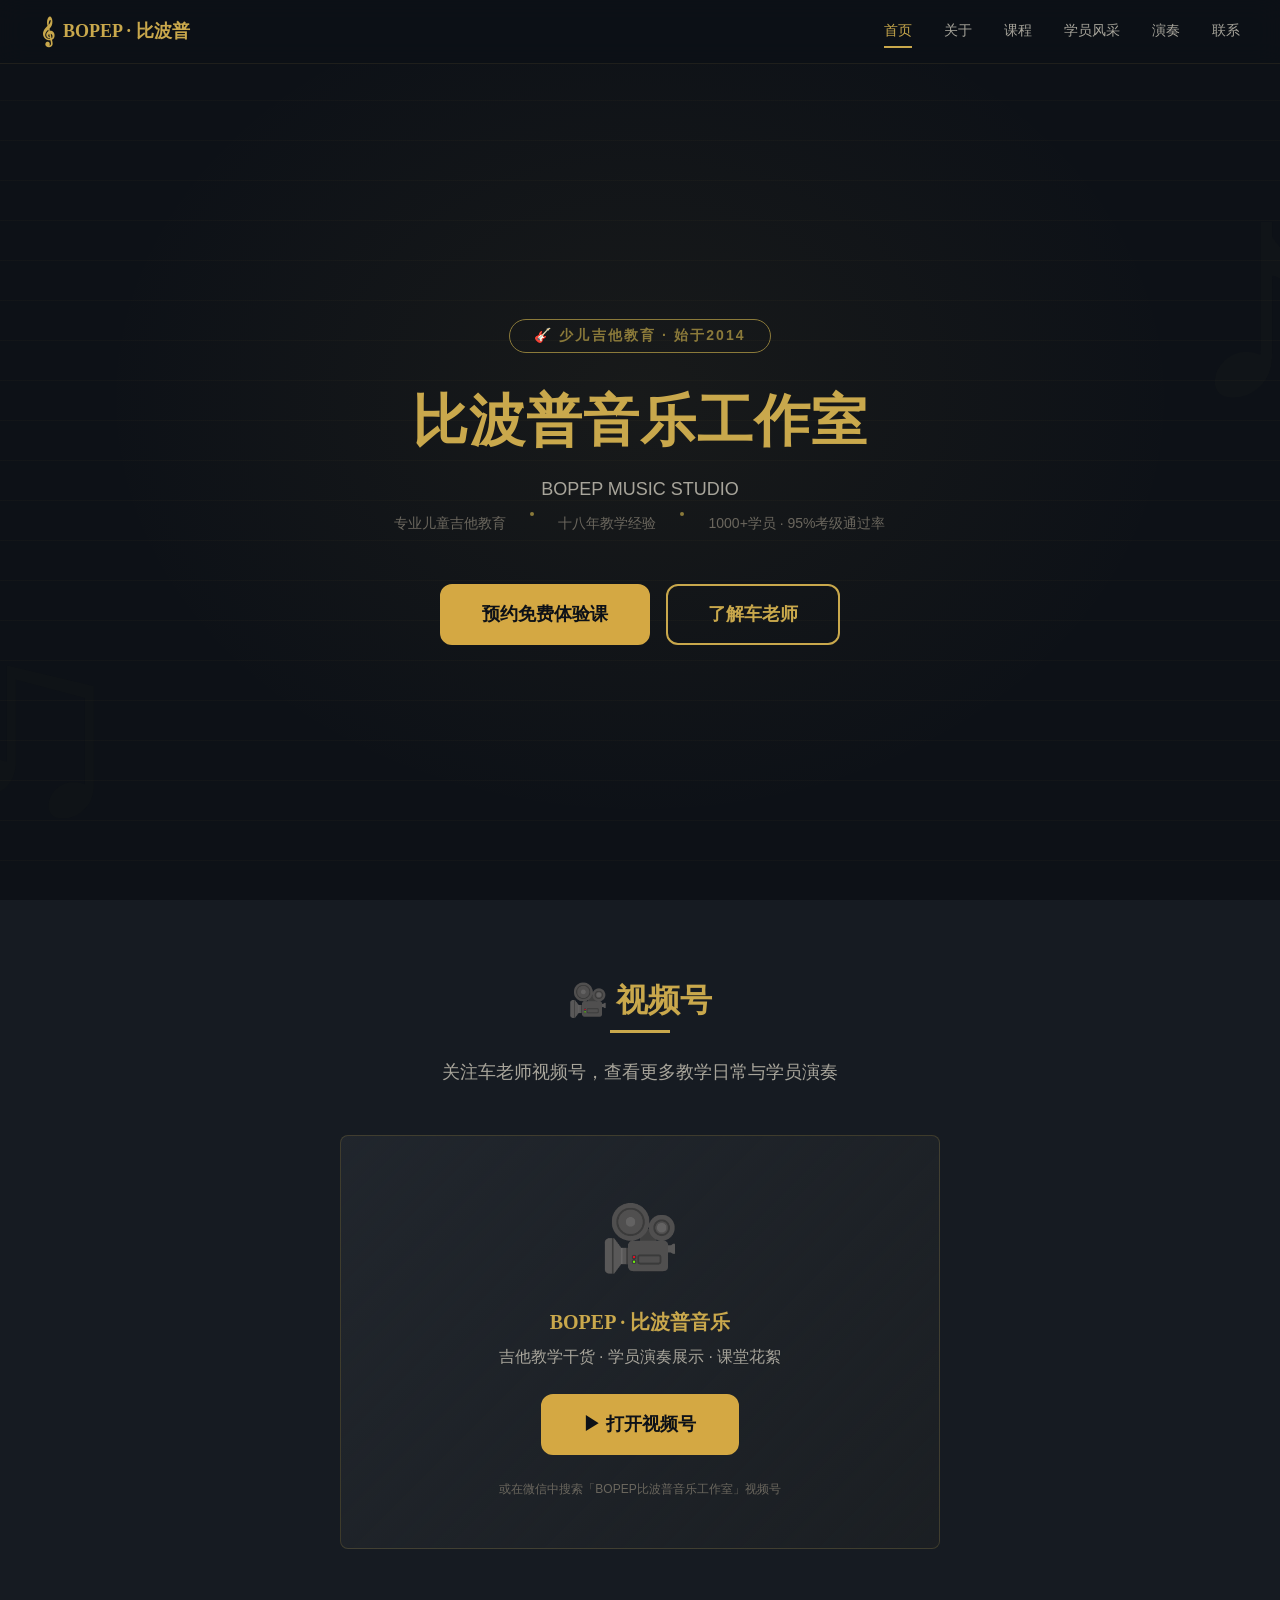
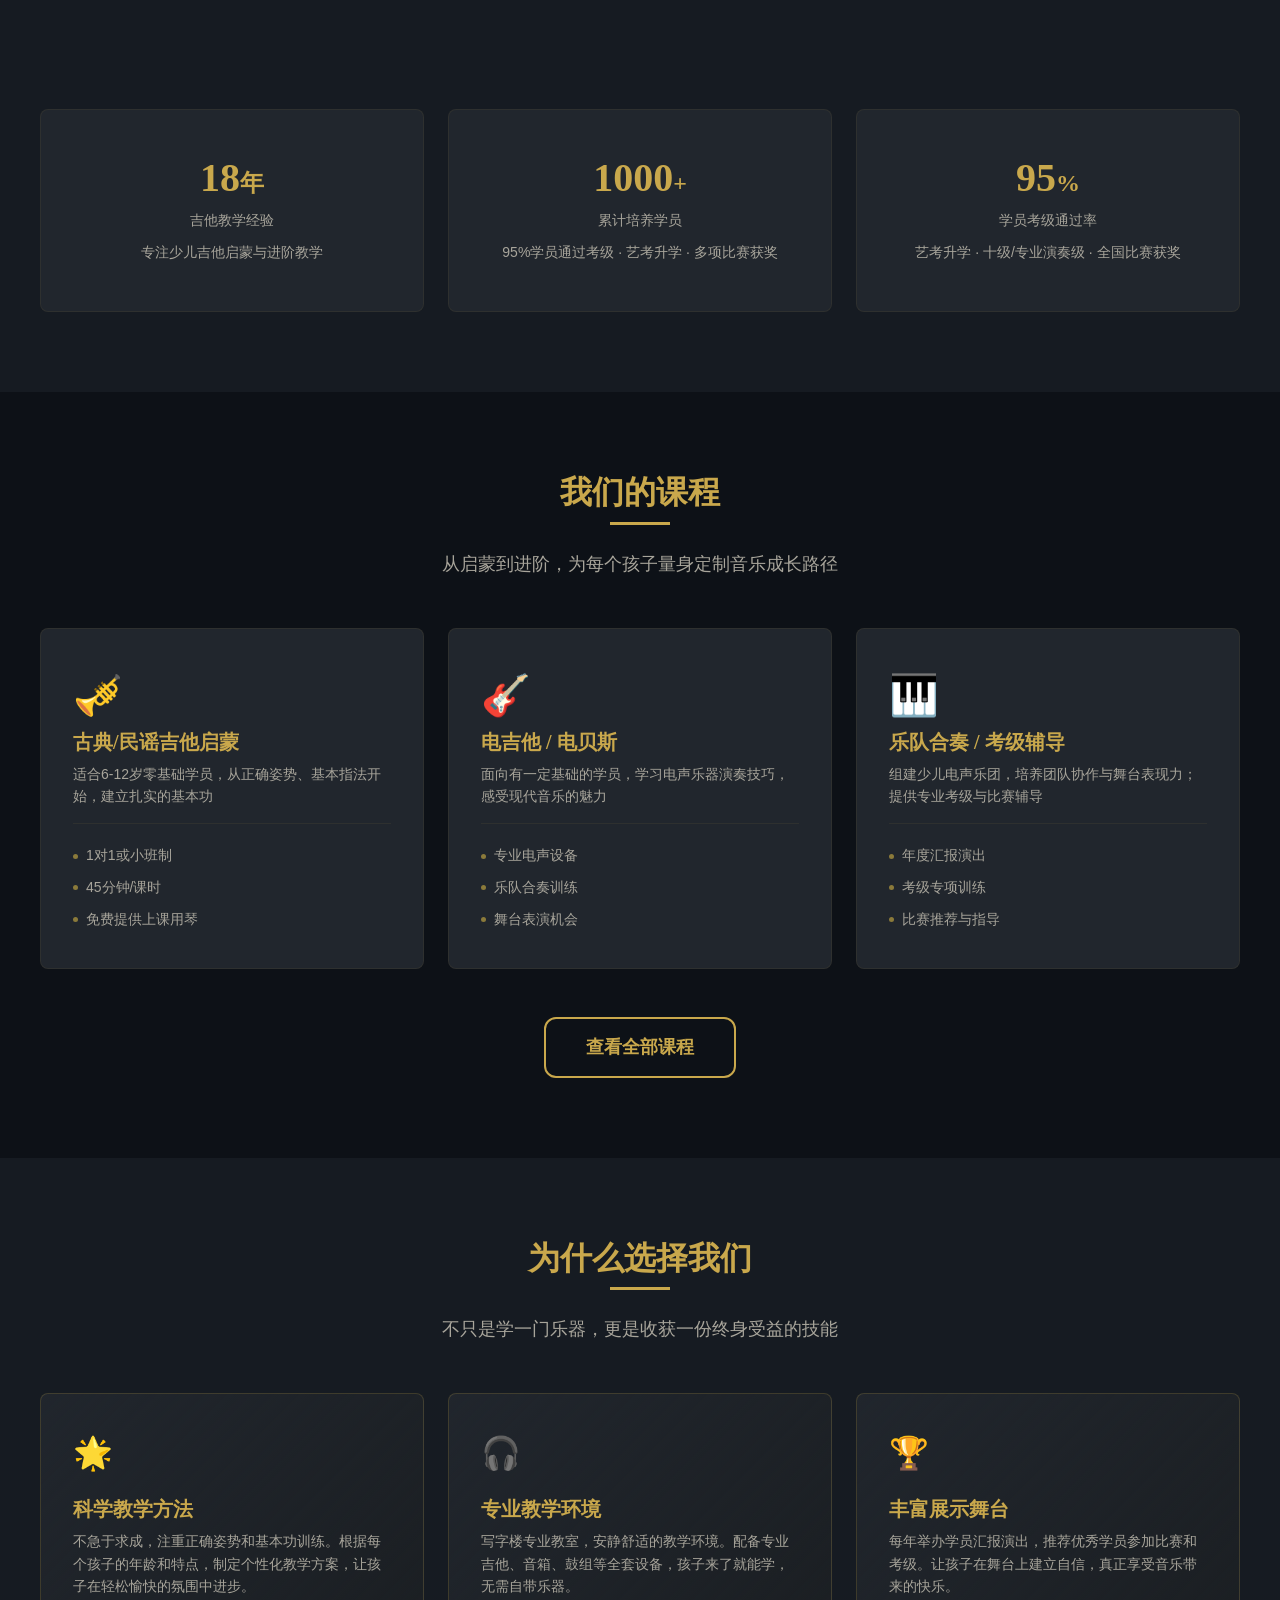
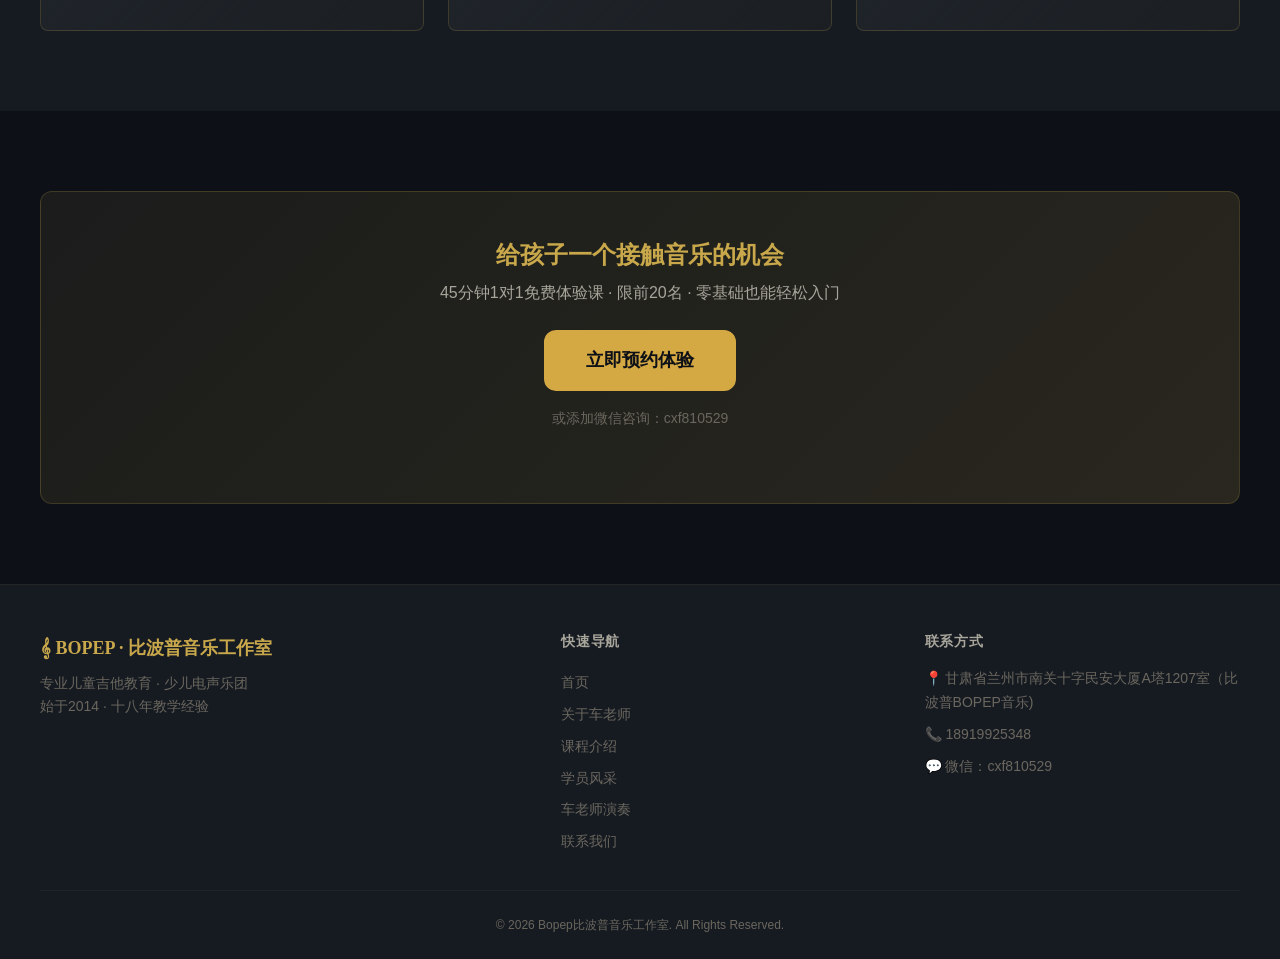
<file: index.html>
<!DOCTYPE html>
<html lang="zh-CN">
<head>
    <meta charset="UTF-8">
    <meta name="viewport" content="width=device-width, initial-scale=1.0, user-scalable=yes">
    <meta name="description" content="Bopep比波普音乐工作室 · 专业儿童吉他教育 · 车老师 · 18年教学经验">
    <title>Bopep比波普音乐工作室 — 专业儿童吉他教育</title>
    <!-- Open Graph（微信/QQ/社交分享卡片） -->
    <meta property="og:title" content="Bopep比波普音乐工作室 — 专业儿童吉他教育">
    <meta property="og:description" content="车鸿霖老师 · 中央音乐学院 · 18年教学经验 · 累计1000+学员">
    <meta property="og:type" content="website">
    <meta property="og:url" content="https://jazz518.github.io/bopep-website-/">
    <meta property="og:image" content="https://jazz518.github.io/bopep-website-/assets/images/teacher-01.jpg">
    <!-- SEO 结构化数据 -->
    <script type="application/ld+json">
    {
      "@context": "https://schema.org",
      "@type": "EducationalOrganization",
      "name": "Bopep比波普音乐工作室",
      "description": "专业儿童吉他教育，十八年教学经验，累计培养1000+学员，95%考级通过率",
      "url": "https://jazz518.github.io/bopep-website-",
      "telephone": "+86-18919925348",
      "address": {
        "@type": "PostalAddress",
        "addressLocality": "兰州市",
        "addressRegion": "甘肃省",
        "streetAddress": "南关十字民安大厦A塔1207室",
        "addressCountry": "CN"
      },
      "founder": {
        "@type": "Person",
        "name": "车鸿霖"
      }
    }
    </script>
    <link rel="stylesheet" href="assets/css/style.css">
    <link rel="icon" href="assets/images/favicon.svg" type="image/svg+xml">
    <!-- 百度统计 — 部署时替换 6d6a31634a3c1215f0f011570bf3feff -->
    <script>
    var _hmt = _hmt || [];
    (function() {
      var hm = document.createElement("script");
      hm.src = "https://hm.baidu.com/hm.js?6d6a31634a3c1215f0f011570bf3feff";
      var s = document.getElementsByTagName("script")[0];
      s.parentNode.insertBefore(hm, s);
    })();
    </script>
</head>
<body>

<!-- ============================================================
     NAVIGATION
     ============================================================ -->
<header class="navbar">
    <div class="container">
        <a href="index.html" class="nav-logo">
            <span class="logo-icon">&#119070;</span>
            BOPEP · 比波普
        </a>
        <nav class="nav-links">
            <a href="index.html" class="active">首页</a>
            <a href="about.html">关于</a>
            <a href="courses.html">课程</a>
            <a href="gallery.html">学员风采</a>
            <a href="performances.html">演奏</a>
            <a href="contact.html">联系</a>
        </nav>
        <button class="nav-toggle" aria-label="菜单">
            <span></span>
        </button>
    </div>
</header>

<main class="page-body">

<!-- ============================================================
     HERO
     ============================================================ -->
<section class="hero">
    <div class="hero-content">
        <div class="hero-badge fade-in">&#127928; 少儿吉他教育 · 始于2014</div>
        <h1 class="hero-title animate-in">比波普音乐工作室</h1>
        <p class="hero-subtitle animate-in">BOPEP MUSIC STUDIO</p>
        <div class="hero-tagline animate-in">
            <span>专业儿童吉他教育</span>
            <span class="dot"></span>
            <span>十八年教学经验</span>
            <span class="dot"></span>
            <span>1000+学员 · 95%考级通过率</span>
        </div>
        <div class="hero-actions animate-in">
            <a href="courses.html" class="btn btn-primary btn-lg">预约免费体验课</a>
            <a href="about.html" class="btn btn-outline btn-lg">了解车老师</a>
        </div>
    </div>
</section>

<!-- ============================================================
     VIDEO CHANNEL
     ============================================================ -->
<section class="section section-alt">
    <div class="container">
        <h2 class="page-title animate-in">&#127909; 视频号</h2>
        <hr class="gold-divider">
        <p class="page-subtitle animate-in">关注车老师视频号，查看更多教学日常与学员演奏</p>

        <div class="animate-in" style="max-width:600px;margin:0 auto;">
            <div class="card card-highlight" style="text-align:center;padding:var(--space-2xl);">
                <div style="font-size:4rem;margin-bottom:var(--space-md);">&#127909;</div>
                <h4 style="color:var(--color-gold-primary);margin-bottom:var(--space-sm);">BOPEP · 比波普音乐</h4>
                <p style="color:var(--color-text-secondary);margin-bottom:var(--space-lg);">
                    吉他教学干货 · 学员演奏展示 · 课堂花絮
                </p>
                <a href="https://weixin.qq.com/sph/ADrEuWBhgV" target="_blank" rel="noopener" class="btn btn-primary btn-lg">
                    &#9654; 打开视频号
                </a>
                <p style="margin-top:var(--space-lg);font-size:var(--text-xs);color:var(--color-text-muted);">
                    或在微信中搜索「BOPEP比波普音乐工作室」视频号
                </p>
            </div>
        </div>
    </div>
</section>

<!-- ============================================================
     HIGHLIGHTS
     ============================================================ -->
<section class="section section-alt">
    <div class="container">
        <div class="grid-3">
            <div class="card stat-card animate-in">
                <span class="stat-number">18<span style="font-size:0.6em;">年</span></span>
                <span class="stat-label">吉他教学经验</span>
                <p class="card-text" style="margin-top:var(--space-sm);">专注少儿吉他启蒙与进阶教学</p>
            </div>
            <div class="card stat-card animate-in">
                <span class="stat-number">1000<span style="font-size:0.6em;">+</span></span>
                <span class="stat-label">累计培养学员</span>
                <p class="card-text" style="margin-top:var(--space-sm);">95%学员通过考级 · 艺考升学 · 多项比赛获奖</p>
            </div>
            <div class="card stat-card animate-in">
                <span class="stat-number">95<span style="font-size:0.6em;">%</span></span>
                <span class="stat-label">学员考级通过率</span>
                <p class="card-text" style="margin-top:var(--space-sm);">艺考升学 · 十级/专业演奏级 · 全国比赛获奖</p>
            </div>
        </div>
    </div>
</section>

<!-- ============================================================
     COURSE PREVIEW
     ============================================================ -->
<section class="section section-dark">
    <div class="container">
        <h2 class="page-title animate-in">我们的课程</h2>
        <hr class="gold-divider">
        <p class="page-subtitle animate-in">从启蒙到进阶，为每个孩子量身定制音乐成长路径</p>

        <div class="grid-3">
            <div class="card course-card animate-in">
                <span class="course-icon">&#127930;</span>
                <h4 class="card-title">古典/民谣吉他启蒙</h4>
                <p class="card-text">适合6-12岁零基础学员，从正确姿势、基本指法开始，建立扎实的基本功</p>
                <ul class="course-features">
                    <li>1对1或小班制</li>
                    <li>45分钟/课时</li>
                    <li>免费提供上课用琴</li>
                </ul>
            </div>

            <div class="card course-card animate-in">
                <span class="course-icon">&#127928;</span>
                <h4 class="card-title">电吉他 / 电贝斯</h4>
                <p class="card-text">面向有一定基础的学员，学习电声乐器演奏技巧，感受现代音乐的魅力</p>
                <ul class="course-features">
                    <li>专业电声设备</li>
                    <li>乐队合奏训练</li>
                    <li>舞台表演机会</li>
                </ul>
            </div>

            <div class="card course-card animate-in">
                <span class="course-icon">&#127929;</span>
                <h4 class="card-title">乐队合奏 / 考级辅导</h4>
                <p class="card-text">组建少儿电声乐团，培养团队协作与舞台表现力；提供专业考级与比赛辅导</p>
                <ul class="course-features">
                    <li>年度汇报演出</li>
                    <li>考级专项训练</li>
                    <li>比赛推荐与指导</li>
                </ul>
            </div>
        </div>

        <div class="text-center" style="margin-top:var(--space-2xl);">
            <a href="courses.html" class="btn btn-outline btn-lg">查看全部课程</a>
        </div>
    </div>
</section>

<!-- ============================================================
     WHY CHOOSE US
     ============================================================ -->
<section class="section section-alt">
    <div class="container">
        <h2 class="page-title animate-in">为什么选择我们</h2>
        <hr class="gold-divider">
        <p class="page-subtitle animate-in">不只是学一门乐器，更是收获一份终身受益的技能</p>

        <div class="grid-3">
            <div class="card card-highlight animate-in">
                <span class="card-icon">&#127775;</span>
                <h4 class="card-title">科学教学方法</h4>
                <p class="card-text">不急于求成，注重正确姿势和基本功训练。根据每个孩子的年龄和特点，制定个性化教学方案，让孩子在轻松愉快的氛围中进步。</p>
            </div>
            <div class="card card-highlight animate-in">
                <span class="card-icon">&#127911;</span>
                <h4 class="card-title">专业教学环境</h4>
                <p class="card-text">写字楼专业教室，安静舒适的教学环境。配备专业吉他、音箱、鼓组等全套设备，孩子来了就能学，无需自带乐器。</p>
            </div>
            <div class="card card-highlight animate-in">
                <span class="card-icon">&#127942;</span>
                <h4 class="card-title">丰富展示舞台</h4>
                <p class="card-text">每年举办学员汇报演出，推荐优秀学员参加比赛和考级。让孩子在舞台上建立自信，真正享受音乐带来的快乐。</p>
            </div>
        </div>
    </div>
</section>

<!-- ============================================================
     CTA BANNER
     ============================================================ -->
<section class="section section-dark">
    <div class="container">
        <div class="cta-banner animate-in">
            <h3>给孩子一个接触音乐的机会</h3>
            <p>45分钟1对1免费体验课 · 限前20名 · 零基础也能轻松入门</p>
            <a href="contact.html" class="btn btn-primary btn-lg">立即预约体验</a>
            <p style="margin-top:var(--space-md);font-size:var(--text-sm);color:var(--color-text-muted);">
                或添加微信咨询：cxf810529
            </p>
        </div>
    </div>
</section>

</main>

<!-- ============================================================
     FOOTER
     ============================================================ -->
<footer class="site-footer">
    <div class="container">
        <div class="footer-grid">
            <div class="footer-brand">
                <div class="footer-logo">&#119070; BOPEP · 比波普音乐工作室</div>
                <p>专业儿童吉他教育 · 少儿电声乐团<br>始于2014 · 十八年教学经验</p>
            </div>
            <div class="footer-nav">
                <h4>快速导航</h4>
                <a href="index.html">首页</a>
                <a href="about.html">关于车老师</a>
                <a href="courses.html">课程介绍</a>
                <a href="gallery.html">学员风采</a>
                <a href="performances.html">车老师演奏</a>
                <a href="contact.html">联系我们</a>
            </div>
            <div class="footer-contact">
                <h4>联系方式</h4>
                <p>&#128205; 甘肃省兰州市南关十字民安大厦A塔1207室（比波普BOPEP音乐)</p>
                <p>&#128222; 18919925348</p>
                <p>&#128172; 微信：cxf810529</p>
            </div>
        </div>
        <div class="footer-bottom">
            <p>&copy; 2026 Bopep比波普音乐工作室. All Rights Reserved.</p>
        </div>
    </div>
</footer>

<script src="assets/js/main.js"></script>
</body>
</html>
</file>
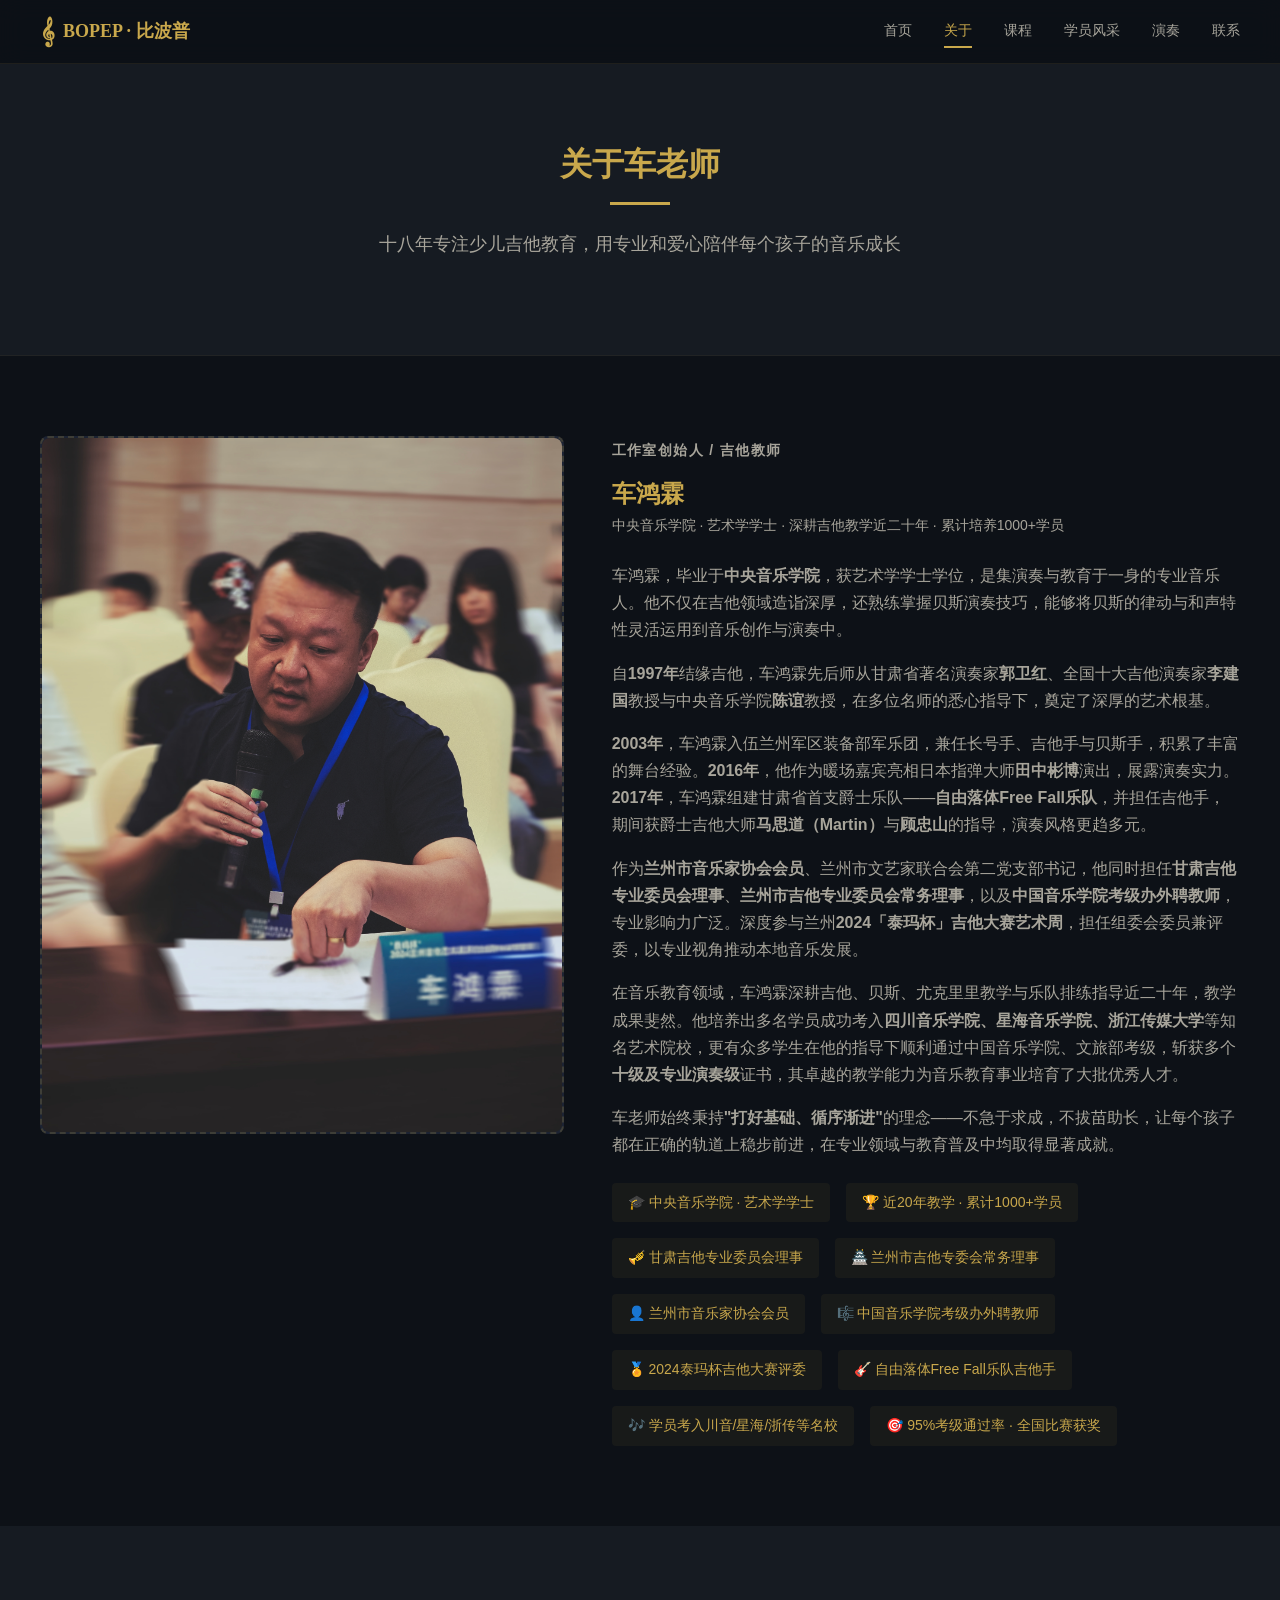
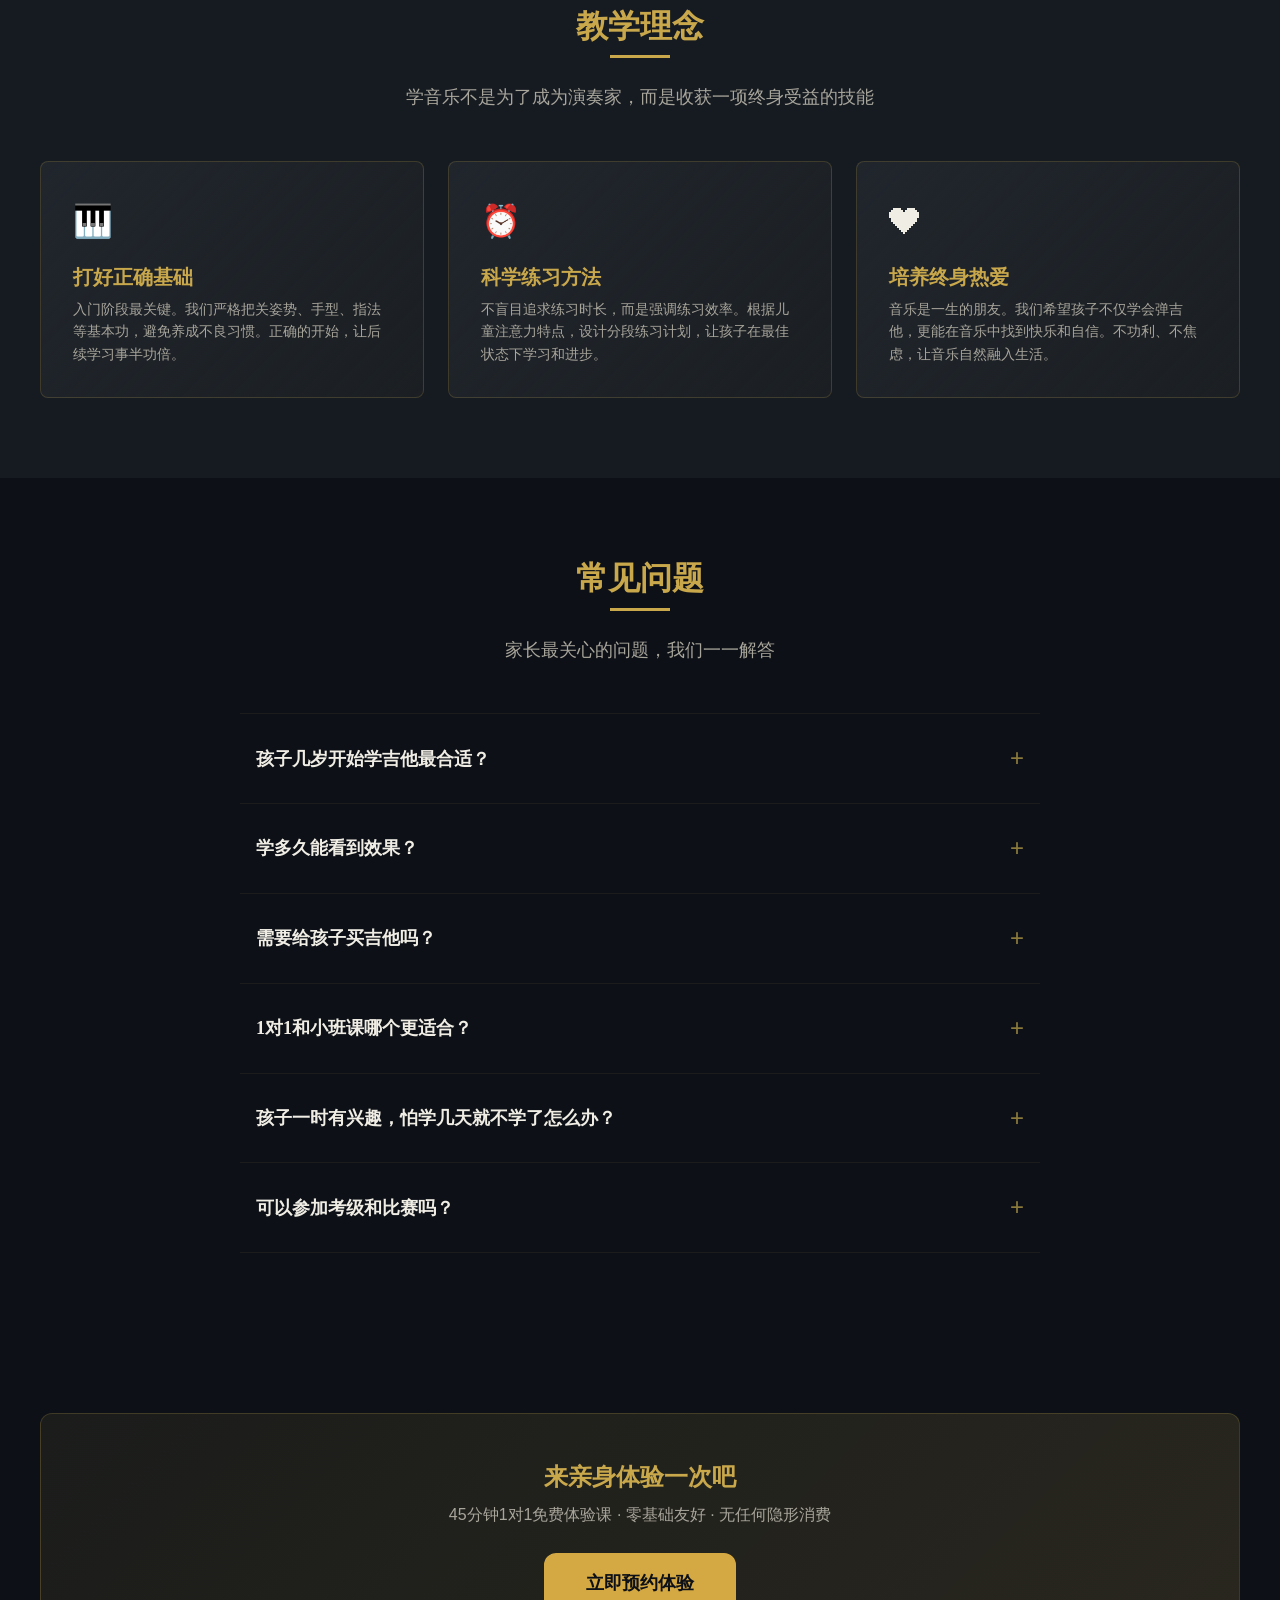
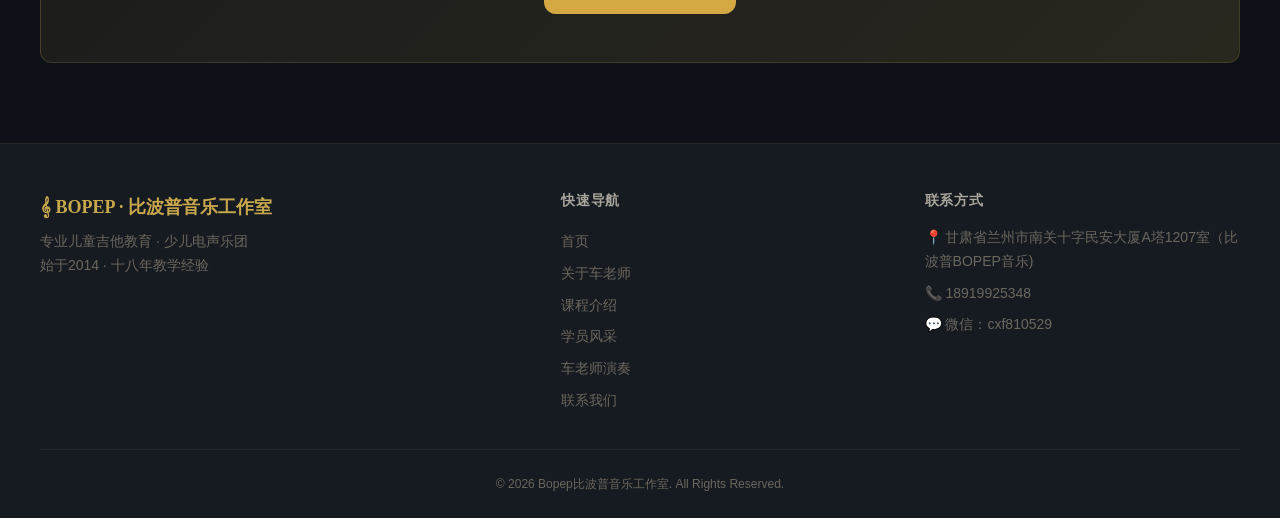
<file: about.html>
<!DOCTYPE html>
<html lang="zh-CN">
<head>
    <meta charset="UTF-8">
    <meta name="viewport" content="width=device-width, initial-scale=1.0, user-scalable=yes">
    <meta name="description" content="车鸿霖 · 中央音乐学院艺术学学士 · Bopep比波普音乐工作室创始人 · 18年吉他教学经验 · 甘肃吉他专业委员会理事">
    <title>关于车老师 — Bopep比波普音乐工作室</title>
    <meta property="og:title" content="关于车鸿霖老师 — Bopep比波普音乐工作室">
    <meta property="og:description" content="中央音乐学院 · 18年吉他教学经验 · 甘肃吉他专业委员会理事">
    <meta property="og:type" content="website">
    <meta property="og:url" content="https://jazz518.github.io/bopep-website-/about.html">
    <meta property="og:image" content="https://jazz518.github.io/bopep-website-/assets/images/teacher-01.jpg">
    <link rel="stylesheet" href="assets/css/style.css">
    <link rel="icon" href="assets/images/favicon.svg" type="image/svg+xml">
    <!-- 百度统计 — 部署时替换 6d6a31634a3c1215f0f011570bf3feff -->
    <script>
    var _hmt = _hmt || [];
    (function() {
      var hm = document.createElement("script");
      hm.src = "https://hm.baidu.com/hm.js?6d6a31634a3c1215f0f011570bf3feff";
      var s = document.getElementsByTagName("script")[0];
      s.parentNode.insertBefore(hm, s);
    })();
    </script>
</head>
<body>

<!-- ============================================================
     NAVIGATION
     ============================================================ -->
<header class="navbar">
    <div class="container">
        <a href="index.html" class="nav-logo">
            <span class="logo-icon">&#119070;</span>
            BOPEP · 比波普
        </a>
        <nav class="nav-links">
            <a href="index.html">首页</a>
            <a href="about.html" class="active">关于</a>
            <a href="courses.html">课程</a>
            <a href="gallery.html">学员风采</a>
            <a href="performances.html">演奏</a>
            <a href="contact.html">联系</a>
        </nav>
        <button class="nav-toggle" aria-label="菜单">
            <span></span>
        </button>
    </div>
</header>

<main class="page-body">

<!-- ============================================================
     PAGE HEADER
     ============================================================ -->
<section class="page-header page-intro">
    <div class="container">
        <h1 class="page-title animate-in">关于车老师</h1>
        <hr class="gold-divider">
        <p class="page-subtitle animate-in">十八年专注少儿吉他教育，用专业和爱心陪伴每个孩子的音乐成长</p>
    </div>
</section>

<!-- ============================================================
     TEACHER PROFILE
     ============================================================ -->
<section class="section section-dark">
    <div class="container">
        <div class="teacher-profile">
            <!-- Photo placeholder -->
            <div class="teacher-photo animate-in">
                <img src="assets/images/teacher-01.jpg" alt="车老师" loading="lazy">
                <span style="font-size:3rem;">&#127928;</span>
                <p>车老师照片</p>
                <p style="font-size:var(--text-xs);margin-top:var(--space-xs);">放入 teacher.jpg 即可替换</p>
            </div>

            <!-- Teacher info -->
            <div class="teacher-info animate-in">
                <p class="section-label">工作室创始人 / 吉他教师</p>
                <h3>车鸿霖</h3>
                <p class="role">中央音乐学院 · 艺术学学士 · 深耕吉他教学近二十年 · 累计培养1000+学员</p>

                <p>车鸿霖，毕业于<strong>中央音乐学院</strong>，获艺术学学士学位，是集演奏与教育于一身的专业音乐人。他不仅在吉他领域造诣深厚，还熟练掌握贝斯演奏技巧，能够将贝斯的律动与和声特性灵活运用到音乐创作与演奏中。</p>

                <p>自<strong>1997年</strong>结缘吉他，车鸿霖先后师从甘肃省著名演奏家<strong>郭卫红</strong>、全国十大吉他演奏家<strong>李建国</strong>教授与中央音乐学院<strong>陈谊</strong>教授，在多位名师的悉心指导下，奠定了深厚的艺术根基。</p>

                <p><strong>2003年</strong>，车鸿霖入伍兰州军区装备部军乐团，兼任长号手、吉他手与贝斯手，积累了丰富的舞台经验。<strong>2016年</strong>，他作为暖场嘉宾亮相日本指弹大师<strong>田中彬博</strong>演出，展露演奏实力。<strong>2017年</strong>，车鸿霖组建甘肃省首支爵士乐队——<strong>自由落体Free Fall乐队</strong>，并担任吉他手，期间获爵士吉他大师<strong>马思道（Martin）</strong>与<strong>顾忠山</strong>的指导，演奏风格更趋多元。</p>

                <p>作为<strong>兰州市音乐家协会会员</strong>、兰州市文艺家联合会第二党支部书记，他同时担任<strong>甘肃吉他专业委员会理事</strong>、<strong>兰州市吉他专业委员会常务理事</strong>，以及<strong>中国音乐学院考级办外聘教师</strong>，专业影响力广泛。深度参与兰州<strong>2024「泰玛杯」吉他大赛艺术周</strong>，担任组委会委员兼评委，以专业视角推动本地音乐发展。</p>

                <p style="margin-top:var(--space-md);">在音乐教育领域，车鸿霖深耕吉他、贝斯、尤克里里教学与乐队排练指导近二十年，教学成果斐然。他培养出多名学员成功考入<strong>四川音乐学院、星海音乐学院、浙江传媒大学</strong>等知名艺术院校，更有众多学生在他的指导下顺利通过中国音乐学院、文旅部考级，斩获多个<strong>十级及专业演奏级</strong>证书，其卓越的教学能力为音乐教育事业培育了大批优秀人才。</p>

                <p>车老师始终秉持<strong>"打好基础、循序渐进"</strong>的理念——不急于求成，不拔苗助长，让每个孩子都在正确的轨道上稳步前进，在专业领域与教育普及中均取得显著成就。</p>

                <div class="teacher-credentials">
                    <span class="credential-item">&#127891; 中央音乐学院 · 艺术学学士</span>
                    <span class="credential-item">&#127942; 近20年教学 · 累计1000+学员</span>
                    <span class="credential-item">&#127930; 甘肃吉他专业委员会理事</span>
                    <span class="credential-item">&#127983; 兰州市吉他专委会常务理事</span>
                    <span class="credential-item">&#128100; 兰州市音乐家协会会员</span>
                    <span class="credential-item">&#127932; 中国音乐学院考级办外聘教师</span>
                    <span class="credential-item">&#127941; 2024泰玛杯吉他大赛评委</span>
                    <span class="credential-item">&#127928; 自由落体Free Fall乐队吉他手</span>
                    <span class="credential-item">&#127926; 学员考入川音/星海/浙传等名校</span>
                    <span class="credential-item">&#127919; 95%考级通过率 · 全国比赛获奖</span>
                </div>
            </div>
        </div>
    </div>
</section>

<!-- ============================================================
     TEACHING PHILOSOPHY
     ============================================================ -->
<section class="section section-alt">
    <div class="container">
        <h2 class="page-title animate-in">教学理念</h2>
        <hr class="gold-divider">
        <p class="page-subtitle animate-in">学音乐不是为了成为演奏家，而是收获一项终身受益的技能</p>

        <div class="grid-3">
            <div class="card card-highlight animate-in">
                <span class="card-icon">&#127929;</span>
                <h4 class="card-title">打好正确基础</h4>
                <p class="card-text">入门阶段最关键。我们严格把关姿势、手型、指法等基本功，避免养成不良习惯。正确的开始，让后续学习事半功倍。</p>
            </div>
            <div class="card card-highlight animate-in">
                <span class="card-icon">&#9200;</span>
                <h4 class="card-title">科学练习方法</h4>
                <p class="card-text">不盲目追求练习时长，而是强调练习效率。根据儿童注意力特点，设计分段练习计划，让孩子在最佳状态下学习和进步。</p>
            </div>
            <div class="card card-highlight animate-in">
                <span class="card-icon">&#10084;</span>
                <h4 class="card-title">培养终身热爱</h4>
                <p class="card-text">音乐是一生的朋友。我们希望孩子不仅学会弹吉他，更能在音乐中找到快乐和自信。不功利、不焦虑，让音乐自然融入生活。</p>
            </div>
        </div>
    </div>
</section>

<!-- ============================================================
     FAQ
     ============================================================ -->
<section class="section section-dark">
    <div class="container">
        <h2 class="page-title animate-in">常见问题</h2>
        <hr class="gold-divider">
        <p class="page-subtitle animate-in">家长最关心的问题，我们一一解答</p>

        <div class="faq-list animate-in">
            <details class="faq-item">
                <summary>孩子几岁开始学吉他最合适？</summary>
                <div class="faq-answer">
                    <p>一般建议6岁左右开始。这个年龄段的孩子手指力量和协调性已经适合吉他学习，同时也具备了基本的专注力和理解能力。当然，每个孩子发育情况不同，可以带孩子来免费体验一次，车老师会给出专业的建议。</p>
                </div>
            </details>

            <details class="faq-item">
                <summary>学多久能看到效果？</summary>
                <div class="faq-answer">
                    <p>在保持每周正常练习的情况下，大约3个月可以掌握简单的歌曲弹唱。当然，学习进度因人而异，我们更看重的是孩子基本功的扎实程度，而不是速成。"慢就是快"，打好基础后，进步会越来越快。</p>
                </div>
            </details>

            <details class="faq-item">
                <summary>需要给孩子买吉他吗？</summary>
                <div class="faq-answer">
                    <p>需要购买。学习吉他需要日常练习，家里有琴才能保证练习质量。购买时最重要的是选择趁手、适合孩子年龄和身高尺寸的乐器——琴太大或太小都会影响手型和演奏姿势。车老师会根据每个孩子的具体情况推荐合适的吉他型号和尺寸，避免家长盲目购买不合适的乐器。工作室上课期间也免费提供用琴。</p>
                </div>
            </details>

            <details class="faq-item">
                <summary>1对1和小班课哪个更适合？</summary>
                <div class="faq-answer">
                    <p>各有优势：1对1教学针对性强、进度灵活，适合想快速进步或需要针对性辅导的学员；小班课（4-6人）则有同伴互动，孩子之间可以互相激励，培养合奏能力和团队意识。建议先通过免费体验课了解孩子的特点，再做选择。</p>
                </div>
            </details>

            <details class="faq-item">
                <summary>孩子一时有兴趣，怕学几天就不学了怎么办？</summary>
                <div class="faq-answer">
                    <p>这是家长最常担心的问题。我们的建议是：先通过免费体验课让孩子真实感受一下。在教学中，车老师会用生动有趣的方式引导孩子，让学习过程不枯燥。同时，小班课的同伴效应也能很好地维持孩子的学习热情。关键是不给孩子太大压力，让音乐成为快乐的事。</p>
                </div>
            </details>

            <details class="faq-item">
                <summary>可以参加考级和比赛吗？</summary>
                <div class="faq-answer">
                    <p>当然可以。我们在教学中会融入考级内容，帮助有意愿的学员备考。同时也会推荐优秀学员参加各类少儿吉他比赛，车老师有丰富的比赛指导经验，能够帮助学员在舞台上自信展示。</p>
                </div>
            </details>
        </div>
    </div>
</section>

<!-- ============================================================
     CTA BANNER
     ============================================================ -->
<section class="section section-dark">
    <div class="container">
        <div class="cta-banner animate-in">
            <h3>来亲身体验一次吧</h3>
            <p>45分钟1对1免费体验课 · 零基础友好 · 无任何隐形消费</p>
            <a href="contact.html" class="btn btn-primary btn-lg">立即预约体验</a>
        </div>
    </div>
</section>

</main>

<!-- ============================================================
     FOOTER
     ============================================================ -->
<footer class="site-footer">
    <div class="container">
        <div class="footer-grid">
            <div class="footer-brand">
                <div class="footer-logo">&#119070; BOPEP · 比波普音乐工作室</div>
                <p>专业儿童吉他教育 · 少儿电声乐团<br>始于2014 · 十八年教学经验</p>
            </div>
            <div class="footer-nav">
                <h4>快速导航</h4>
                <a href="index.html">首页</a>
                <a href="about.html">关于车老师</a>
                <a href="courses.html">课程介绍</a>
                <a href="gallery.html">学员风采</a>
                <a href="performances.html">车老师演奏</a>
                <a href="contact.html">联系我们</a>
            </div>
            <div class="footer-contact">
                <h4>联系方式</h4>
                <p>&#128205; 甘肃省兰州市南关十字民安大厦A塔1207室（比波普BOPEP音乐)</p>
                <p>&#128222; 18919925348</p>
                <p>&#128172; 微信：cxf810529</p>
            </div>
        </div>
        <div class="footer-bottom">
            <p>&copy; 2026 Bopep比波普音乐工作室. All Rights Reserved.</p>
        </div>
    </div>
</footer>

<script src="assets/js/main.js"></script>
</body>
</html>
</file>
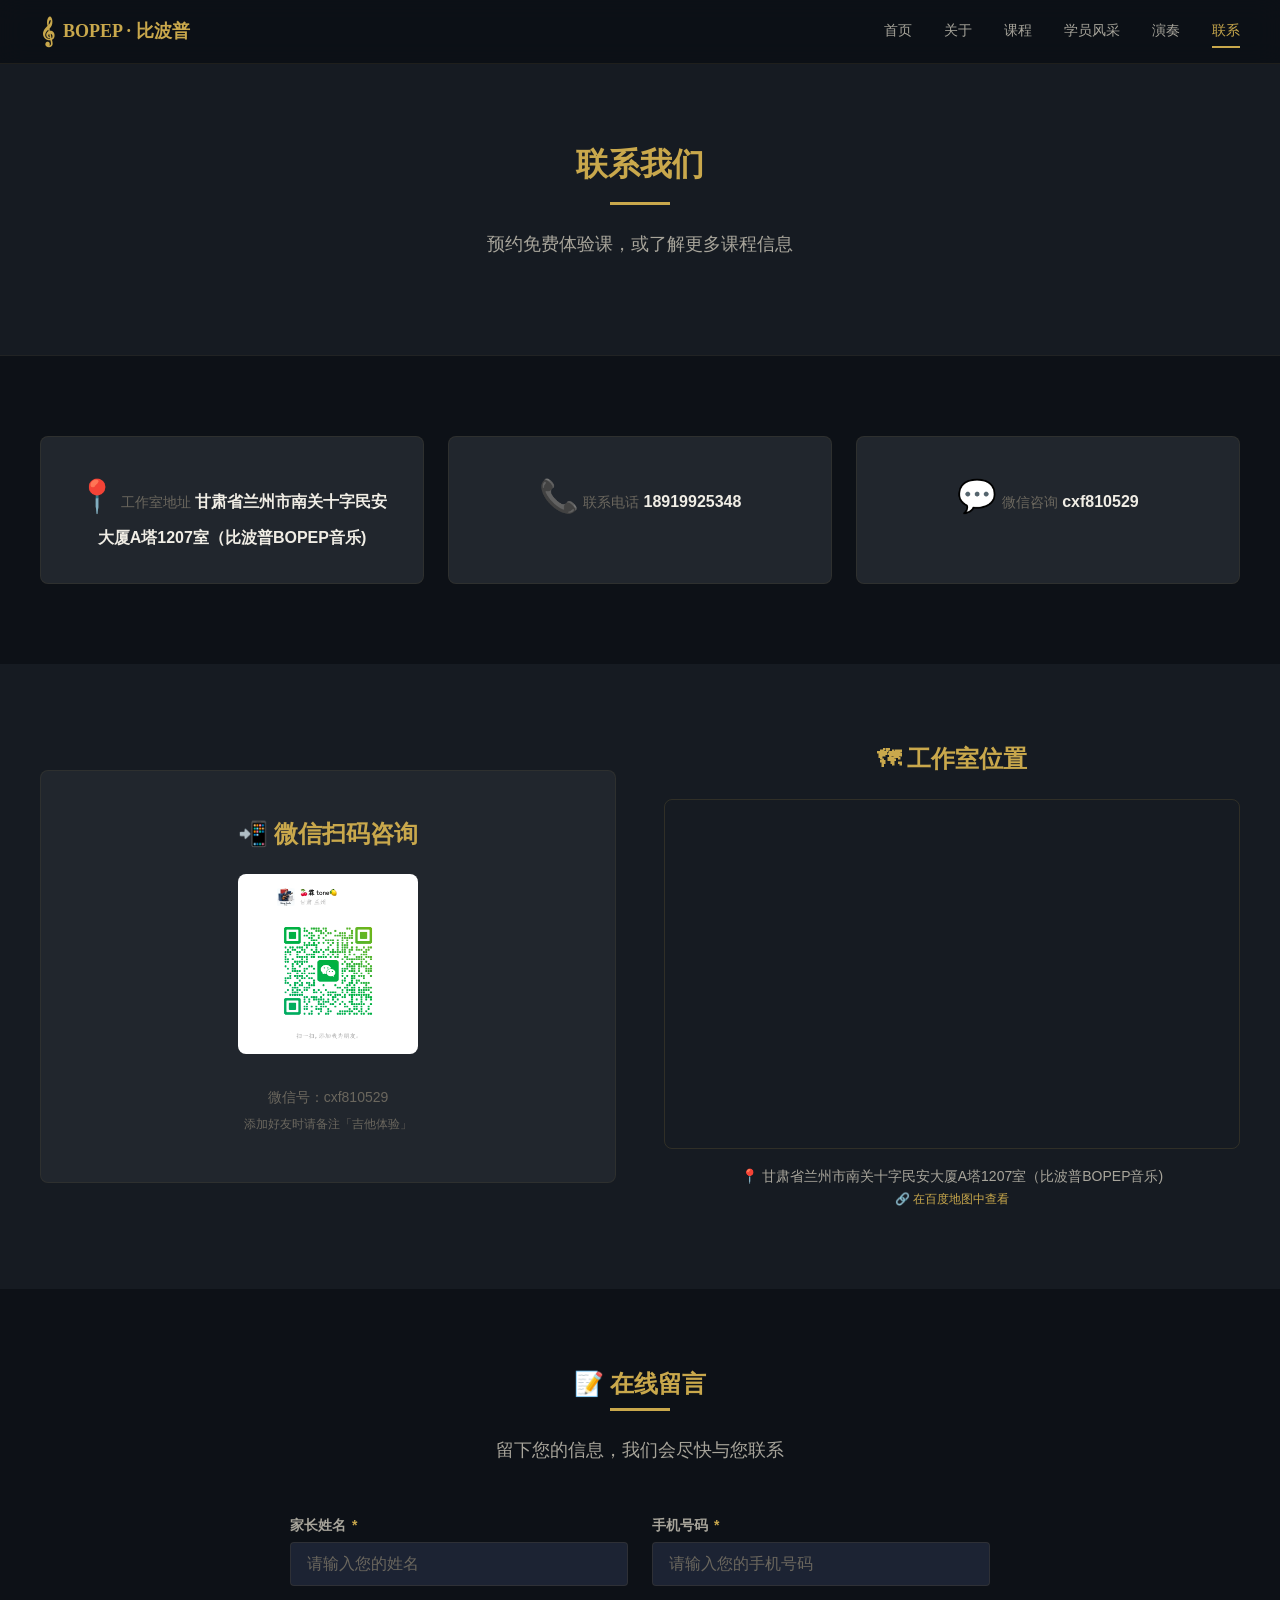
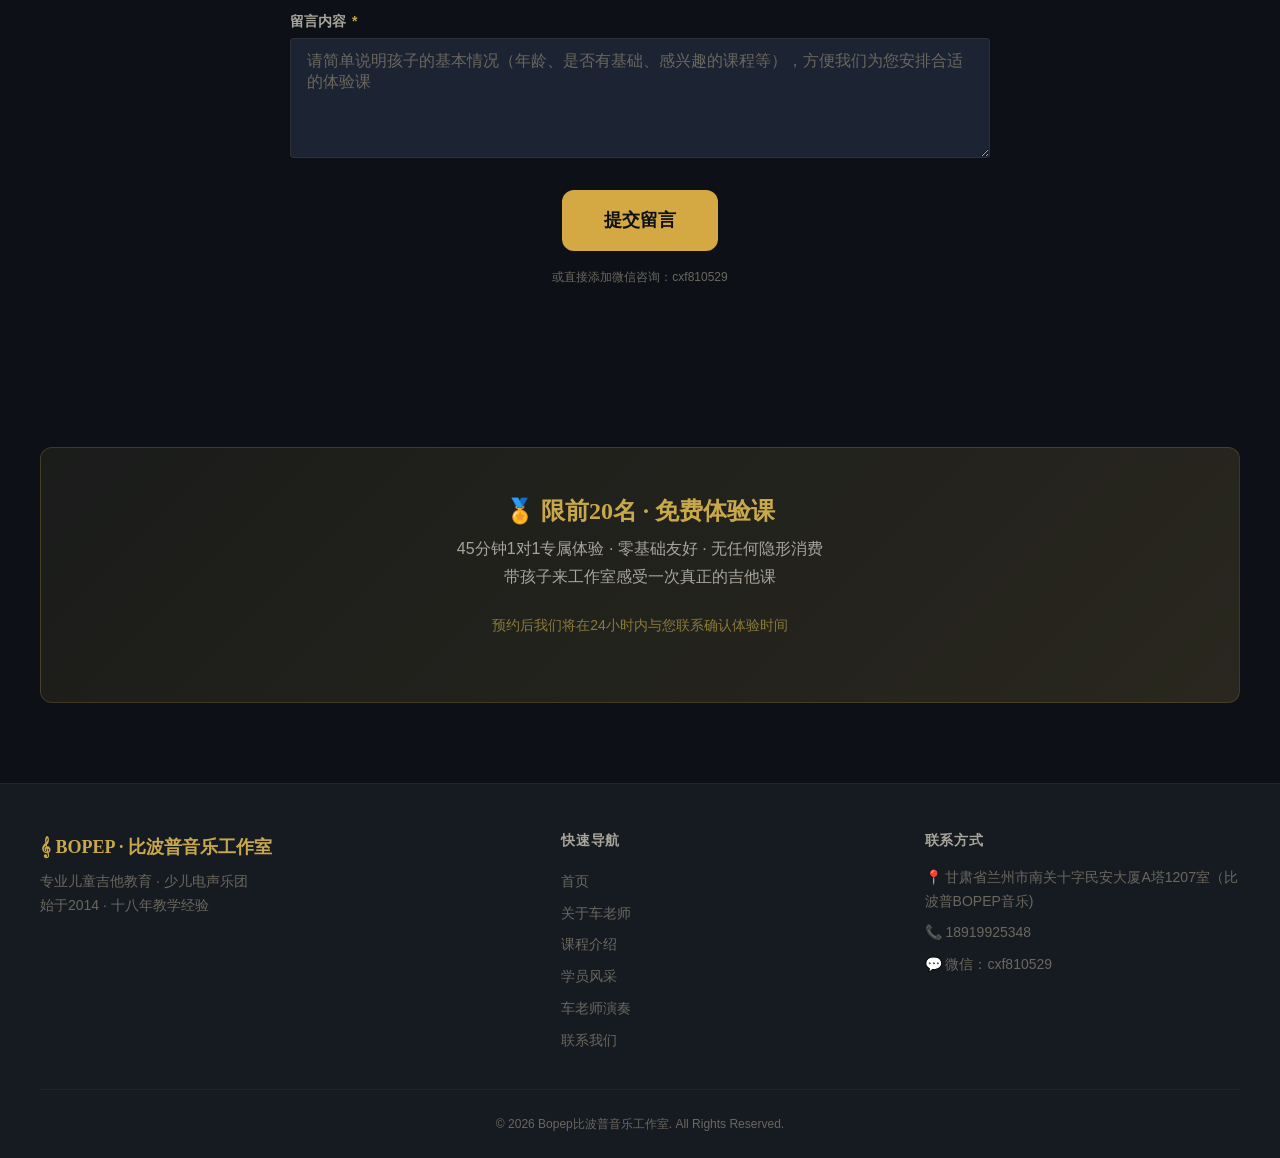
<file: contact.html>
<!DOCTYPE html>
<html lang="zh-CN">
<head>
    <meta charset="UTF-8">
    <meta name="viewport" content="width=device-width, initial-scale=1.0, user-scalable=yes">
    <meta name="description" content="联系Bopep比波普音乐工作室 · 预约免费体验课 · 车老师 · 少儿吉他教育">
    <title>联系我们 — Bopep比波普音乐工作室</title>
    <meta property="og:title" content="联系我们 — Bopep比波普音乐工作室">
    <meta property="og:description" content="预约免费体验课 · 45分钟1对1 · 零基础友好">
    <meta property="og:type" content="website">
    <meta property="og:url" content="https://jazz518.github.io/bopep-website-/contact.html">
    <meta property="og:image" content="https://jazz518.github.io/bopep-website-/assets/images/wechat.jpg">
    <link rel="stylesheet" href="assets/css/style.css">
    <link rel="icon" href="assets/images/favicon.svg" type="image/svg+xml">
    <!-- 百度统计 — 部署时替换 6d6a31634a3c1215f0f011570bf3feff -->
    <script>
    var _hmt = _hmt || [];
    (function() {
      var hm = document.createElement("script");
      hm.src = "https://hm.baidu.com/hm.js?6d6a31634a3c1215f0f011570bf3feff";
      var s = document.getElementsByTagName("script")[0];
      s.parentNode.insertBefore(hm, s);
    })();
    </script>
</head>
<body>

<!-- ============================================================
     NAVIGATION
     ============================================================ -->
<header class="navbar">
    <div class="container">
        <a href="index.html" class="nav-logo">
            <span class="logo-icon">&#119070;</span>
            BOPEP · 比波普
        </a>
        <nav class="nav-links">
            <a href="index.html">首页</a>
            <a href="about.html">关于</a>
            <a href="courses.html">课程</a>
            <a href="gallery.html">学员风采</a>
            <a href="performances.html">演奏</a>
            <a href="contact.html" class="active">联系</a>
        </nav>
        <button class="nav-toggle" aria-label="菜单">
            <span></span>
        </button>
    </div>
</header>

<main class="page-body">

<!-- ============================================================
     PAGE HEADER
     ============================================================ -->
<section class="page-header page-intro">
    <div class="container">
        <h1 class="page-title animate-in">联系我们</h1>
        <hr class="gold-divider">
        <p class="page-subtitle animate-in">预约免费体验课，或了解更多课程信息</p>
    </div>
</section>

<!-- ============================================================
     CONTACT CARDS
     ============================================================ -->
<section class="section section-dark">
    <div class="container">
        <div class="contact-grid">
            <div class="card contact-card animate-in">
                <span class="contact-icon">&#128205;</span>
                <span class="contact-label">工作室地址</span>
                <span class="contact-value">甘肃省兰州市南关十字民安大厦A塔1207室（比波普BOPEP音乐)</span>
            </div>
            <div class="card contact-card animate-in">
                <span class="contact-icon">&#128222;</span>
                <span class="contact-label">联系电话</span>
                <span class="contact-value">18919925348</span>
            </div>
            <div class="card contact-card animate-in">
                <span class="contact-icon">&#128172;</span>
                <span class="contact-label">微信咨询</span>
                <span class="contact-value">cxf810529</span>
            </div>
        </div>
    </div>
</section>

<!-- ============================================================
     WECHAT QR + MAP
     ============================================================ -->
<section class="section section-alt">
    <div class="container">
        <div class="grid-2">
            <!-- WeChat QR card -->
            <div class="card qr-card animate-in">
                <h3 style="color:var(--color-gold-primary);margin-bottom:var(--space-lg);">&#128242; 微信扫码咨询</h3>
                <div class="qr-placeholder">
                    <img src="assets/images/wechat.jpg" alt="微信二维码">
                </div>
                <p style="color:var(--color-text-muted);font-size:var(--text-sm);margin-top:var(--space-md);">
                    微信号：cxf810529
                </p>
                <p style="color:var(--color-text-muted);font-size:var(--text-xs);margin-top:var(--space-xs);">
                    添加好友时请备注「吉他体验」
                </p>
            </div>

            <!-- Map -->
            <div class="animate-in">
                <h3 style="color:var(--color-gold-primary);margin-bottom:var(--space-lg);text-align:center;">&#128506; 工作室位置</h3>
                <div id="baidu-map" style="width:100%;height:350px;border-radius:var(--radius-md);border:1px solid rgba(201,168,76,0.15);"></div>
                <p style="color:var(--color-text-secondary);font-size:var(--text-sm);margin-top:var(--space-md);text-align:center;">
                    &#128205; 甘肃省兰州市南关十字民安大厦A塔1207室（比波普BOPEP音乐)
                </p>
                <p style="color:var(--color-text-muted);font-size:var(--text-xs);text-align:center;">
                    <a href="https://j.map.baidu.com/ba/M3qM" target="_blank" rel="noopener">&#128279; 在百度地图中查看</a>
                </p>
            </div>
        </div>
    </div>
</section>

<!-- ============================================================
     CONTACT FORM
     ============================================================ -->
<section class="section section-dark">
    <div class="container" style="max-width:700px;">
        <h3 class="page-title animate-in" style="font-size:var(--text-2xl);">&#128221; 在线留言</h3>
        <hr class="gold-divider">
        <p class="page-subtitle animate-in">留下您的信息，我们会尽快与您联系</p>

        <div class="animate-in">
            <form id="contact-form">
                <div class="form-row">
                    <div class="form-group">
                        <label for="form-name">家长姓名 <span class="required">*</span></label>
                        <input type="text" id="form-name" class="form-input"
                               placeholder="请输入您的姓名" required autocomplete="name">
                        <span class="form-error"></span>
                    </div>
                    <div class="form-group">
                        <label for="form-phone">手机号码 <span class="required">*</span></label>
                        <input type="tel" id="form-phone" class="form-input"
                               placeholder="请输入您的手机号码" required autocomplete="tel">
                        <span class="form-error"></span>
                    </div>
                </div>

                <div class="form-group">
                    <label for="form-message">留言内容 <span class="required">*</span></label>
                    <textarea id="form-message" class="form-input"
                              placeholder="请简单说明孩子的基本情况（年龄、是否有基础、感兴趣的课程等），方便我们为您安排合适的体验课"
                              required minlength="10"></textarea>
                    <span class="form-error"></span>
                </div>

                <div style="text-align:center;">
                    <button type="submit" class="btn btn-primary btn-lg">提交留言</button>
                    <p style="margin-top:var(--space-md);font-size:var(--text-xs);color:var(--color-text-muted);">
                        或直接添加微信咨询：cxf810529
                    </p>
                </div>
            </form>

            <!-- Success message (hidden by default) -->
            <div id="form-success" class="form-success">
                <div class="success-icon">&#10004;</div>
                <h3>感谢您的留言！</h3>
                <p>我们会尽快与您联系。<br>
                您也可以直接添加微信：<strong style="color:#C9A84C;">cxf810529</strong><br>
                <span style="font-size:var(--text-xs);margin-top:var(--space-sm);display:inline-block;">
                添加好友时请备注「吉他体验」</span></p>
            </div>
        </div>
    </div>
</section>

<!-- ============================================================
     CTA
     ============================================================ -->
<section class="section section-dark">
    <div class="container">
        <div class="cta-banner animate-in">
            <h3>&#127941; 限前20名 · 免费体验课</h3>
            <p>45分钟1对1专属体验 · 零基础友好 · 无任何隐形消费<br>
            带孩子来工作室感受一次真正的吉他课</p>
            <p style="font-size:var(--text-sm);color:var(--color-gold-muted);margin-bottom:var(--space-md);">
                预约后我们将在24小时内与您联系确认体验时间
            </p>
        </div>
    </div>
</section>

</main>

<!-- ============================================================
     FOOTER
     ============================================================ -->
<footer class="site-footer">
    <div class="container">
        <div class="footer-grid">
            <div class="footer-brand">
                <div class="footer-logo">&#119070; BOPEP · 比波普音乐工作室</div>
                <p>专业儿童吉他教育 · 少儿电声乐团<br>始于2014 · 十八年教学经验</p>
            </div>
            <div class="footer-nav">
                <h4>快速导航</h4>
                <a href="index.html">首页</a>
                <a href="about.html">关于车老师</a>
                <a href="courses.html">课程介绍</a>
                <a href="gallery.html">学员风采</a>
                <a href="performances.html">车老师演奏</a>
                <a href="contact.html">联系我们</a>
            </div>
            <div class="footer-contact">
                <h4>联系方式</h4>
                <p>&#128205; 甘肃省兰州市南关十字民安大厦A塔1207室（比波普BOPEP音乐)</p>
                <p>&#128222; 18919925348</p>
                <p>&#128172; 微信：cxf810529</p>
            </div>
        </div>
        <div class="footer-bottom">
            <p>&copy; 2026 Bopep比波普音乐工作室. All Rights Reserved.</p>
        </div>
    </div>
</footer>

<script src="https://api.map.baidu.com/api?v=3.0&ak=2FmEQAMTf3cgBBjTCmn6mfJDMjSoZcyh"></script>
<script>
(function() {
    // 工作室坐标（BD-09 坐标系）
    // 百度地图 ak 申请地址：https://lbsyun.baidu.com/apiconsole/key
    var lat = 36.0585;
    var lng = 103.8245;

    var map = new BMap.Map('baidu-map', {
        enableMapClick: false
    });
    map.centerAndZoom(new BMap.Point(lng, lat), 17);
    map.enableScrollWheelZoom(true);
    map.addControl(new BMap.NavigationControl());
    map.addControl(new BMap.ScaleControl());

    var marker = new BMap.Marker(new BMap.Point(lng, lat));
    map.addOverlay(marker);

    var infoWindow = new BMap.InfoWindow(
        '<div style="padding:4px;line-height:1.8;">' +
        '<strong style="font-size:14px;">BOPEP · 比波普音乐工作室</strong><br>' +
        '甘肃省兰州市南关十字<br>民安大厦A塔1207室' +
        '</div>'
    );
    marker.addEventListener('click', function() {
        this.openInfoWindow(infoWindow);
    });
    infoWindow.disableAutoPan();
    marker.openInfoWindow(infoWindow);

    // 移动端点击标记打开地图 App
    marker.addEventListener('click', function() {
        window.open('https://j.map.baidu.com/ba/M3qM');
    });
})();
</script>
<script src="assets/js/main.js"></script>
</body>
</html>
</file>
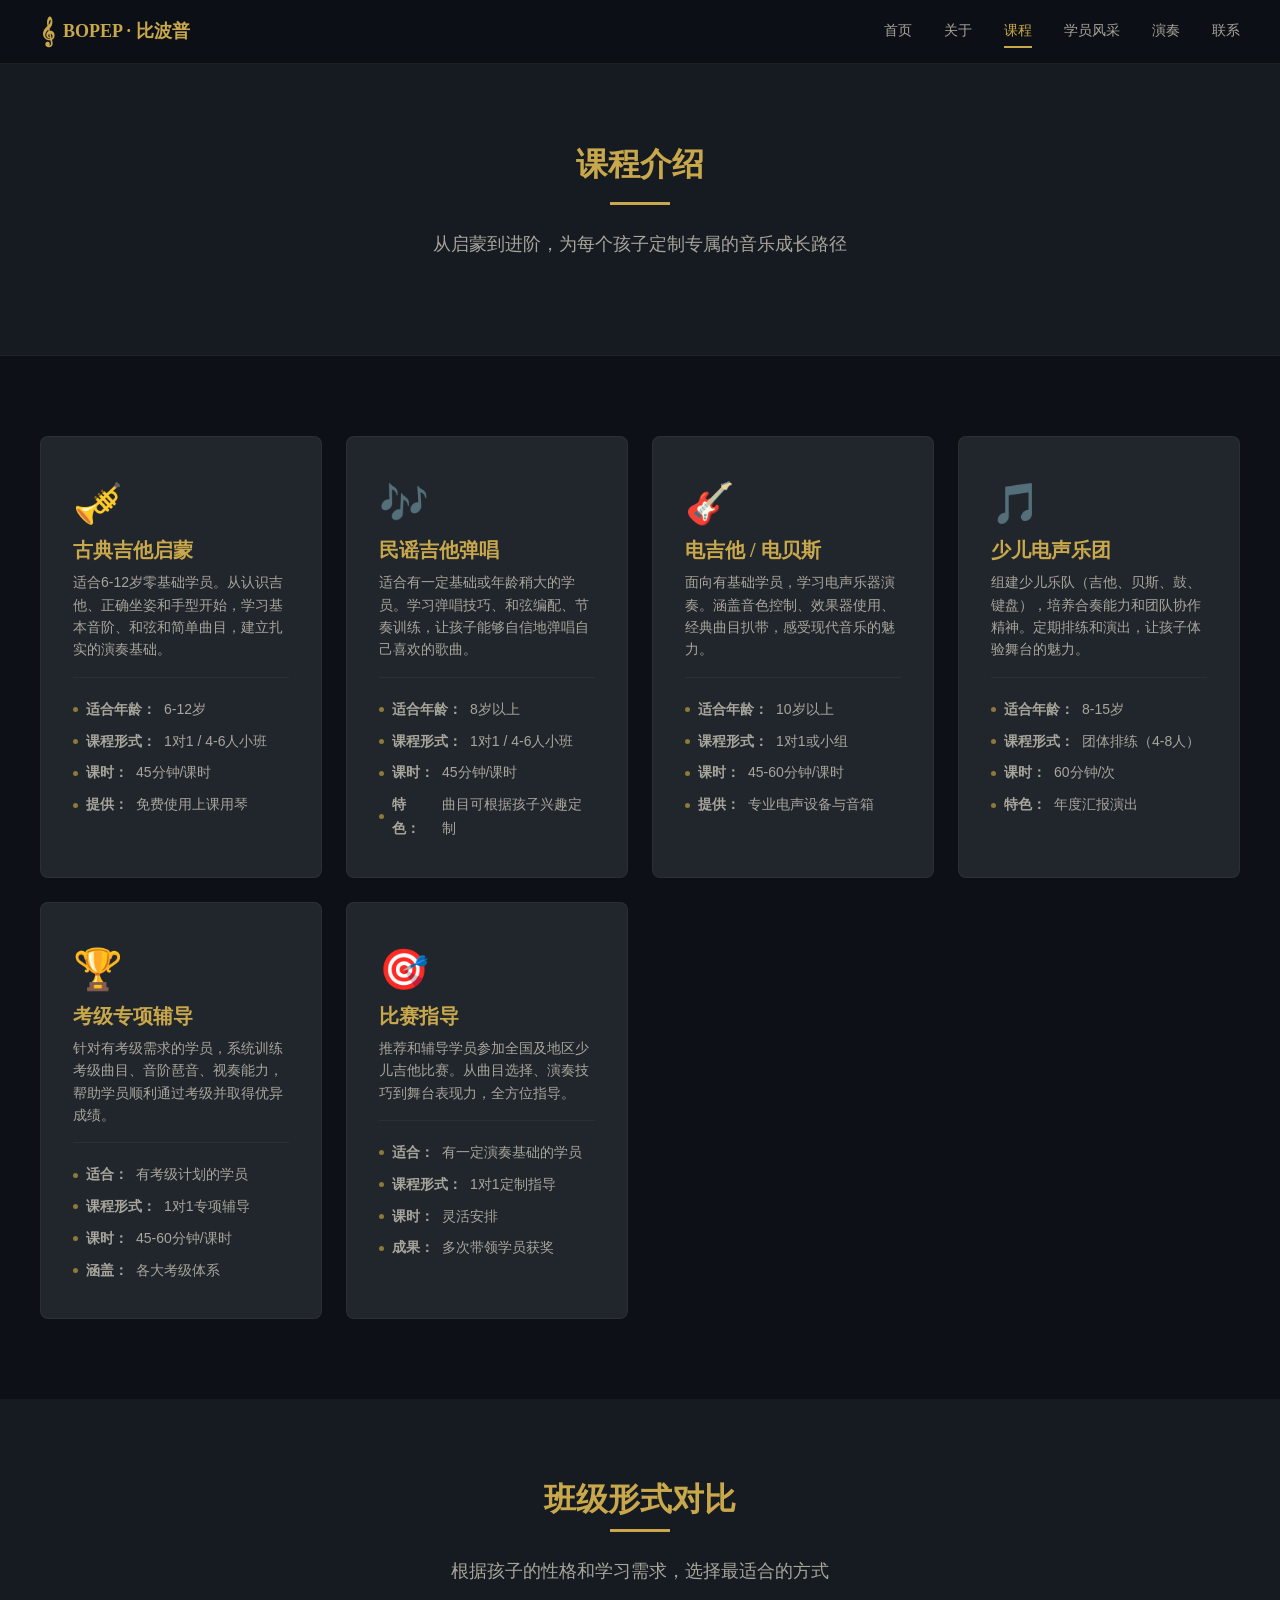
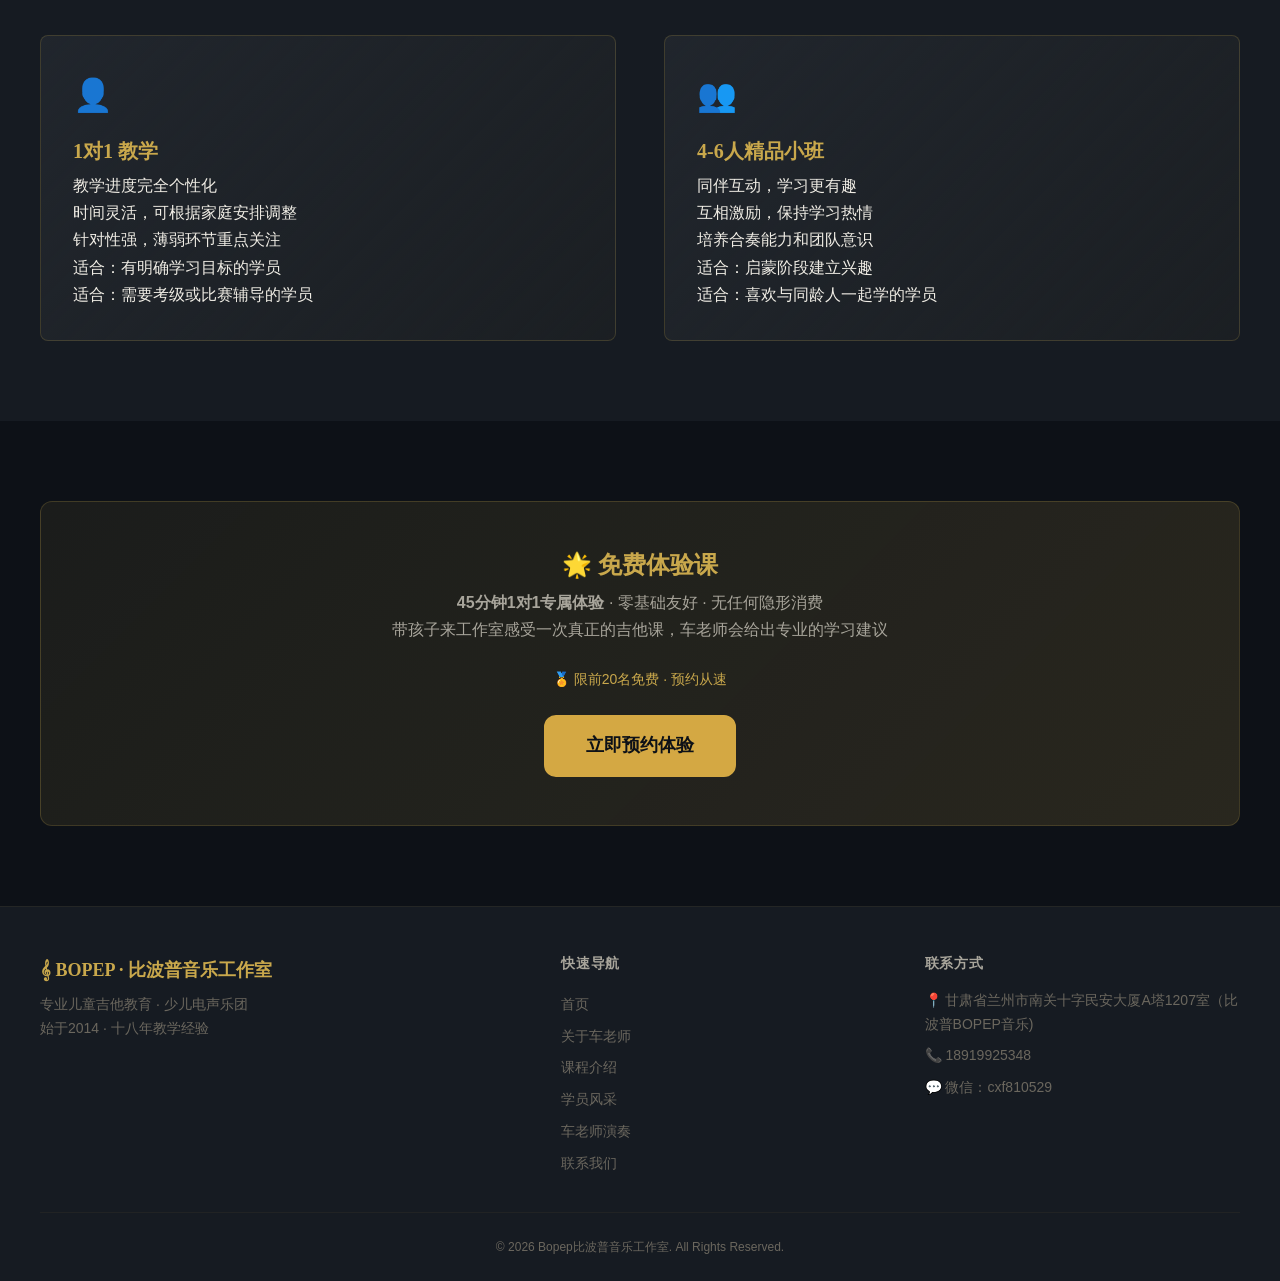
<file: courses.html>
<!DOCTYPE html>
<html lang="zh-CN">
<head>
    <meta charset="UTF-8">
    <meta name="viewport" content="width=device-width, initial-scale=1.0, user-scalable=yes">
    <meta name="description" content="课程介绍 — 古典吉他启蒙 · 电吉他 · 乐队合奏 · 考级辅导 · Bopep比波普音乐工作室">
    <title>课程介绍 — Bopep比波普音乐工作室</title>
    <meta property="og:title" content="课程介绍 — Bopep比波普音乐工作室">
    <meta property="og:description" content="古典吉他启蒙 · 电吉他 · 乐队合奏 · 考级辅导">
    <meta property="og:type" content="website">
    <meta property="og:url" content="https://jazz518.github.io/bopep-website-/courses.html">
    <meta property="og:image" content="https://jazz518.github.io/bopep-website-/assets/images/classroom-01.jpg">
    <link rel="stylesheet" href="assets/css/style.css">
    <link rel="icon" href="assets/images/favicon.svg" type="image/svg+xml">
    <!-- 百度统计 — 部署时替换 6d6a31634a3c1215f0f011570bf3feff -->
    <script>
    var _hmt = _hmt || [];
    (function() {
      var hm = document.createElement("script");
      hm.src = "https://hm.baidu.com/hm.js?6d6a31634a3c1215f0f011570bf3feff";
      var s = document.getElementsByTagName("script")[0];
      s.parentNode.insertBefore(hm, s);
    })();
    </script>
</head>
<body>

<!-- ============================================================
     NAVIGATION
     ============================================================ -->
<header class="navbar">
    <div class="container">
        <a href="index.html" class="nav-logo">
            <span class="logo-icon">&#119070;</span>
            BOPEP · 比波普
        </a>
        <nav class="nav-links">
            <a href="index.html">首页</a>
            <a href="about.html">关于</a>
            <a href="courses.html" class="active">课程</a>
            <a href="gallery.html">学员风采</a>
            <a href="performances.html">演奏</a>
            <a href="contact.html">联系</a>
        </nav>
        <button class="nav-toggle" aria-label="菜单">
            <span></span>
        </button>
    </div>
</header>

<main class="page-body">

<!-- ============================================================
     PAGE HEADER
     ============================================================ -->
<section class="page-header page-intro">
    <div class="container">
        <h1 class="page-title animate-in">课程介绍</h1>
        <hr class="gold-divider">
        <p class="page-subtitle animate-in">从启蒙到进阶，为每个孩子定制专属的音乐成长路径</p>
    </div>
</section>

<!-- ============================================================
     ALL COURSES
     ============================================================ -->
<section class="section section-dark">
    <div class="container">
        <div class="grid-3">
            <!-- Course 1 -->
            <div class="card course-card animate-in">
                <span class="course-icon">&#127930;</span>
                <h4 class="card-title">古典吉他启蒙</h4>
                <p class="card-text">适合6-12岁零基础学员。从认识吉他、正确坐姿和手型开始，学习基本音阶、和弦和简单曲目，建立扎实的演奏基础。</p>
                <ul class="course-features">
                    <li><strong>适合年龄：</strong>6-12岁</li>
                    <li><strong>课程形式：</strong>1对1 / 4-6人小班</li>
                    <li><strong>课时：</strong>45分钟/课时</li>
                    <li><strong>提供：</strong>免费使用上课用琴</li>
                </ul>
            </div>

            <!-- Course 2 -->
            <div class="card course-card animate-in">
                <span class="course-icon">&#127926;</span>
                <h4 class="card-title">民谣吉他弹唱</h4>
                <p class="card-text">适合有一定基础或年龄稍大的学员。学习弹唱技巧、和弦编配、节奏训练，让孩子能够自信地弹唱自己喜欢的歌曲。</p>
                <ul class="course-features">
                    <li><strong>适合年龄：</strong>8岁以上</li>
                    <li><strong>课程形式：</strong>1对1 / 4-6人小班</li>
                    <li><strong>课时：</strong>45分钟/课时</li>
                    <li><strong>特色：</strong>曲目可根据孩子兴趣定制</li>
                </ul>
            </div>

            <!-- Course 3 -->
            <div class="card course-card animate-in">
                <span class="course-icon">&#127928;</span>
                <h4 class="card-title">电吉他 / 电贝斯</h4>
                <p class="card-text">面向有基础学员，学习电声乐器演奏。涵盖音色控制、效果器使用、经典曲目扒带，感受现代音乐的魅力。</p>
                <ul class="course-features">
                    <li><strong>适合年龄：</strong>10岁以上</li>
                    <li><strong>课程形式：</strong>1对1或小组</li>
                    <li><strong>课时：</strong>45-60分钟/课时</li>
                    <li><strong>提供：</strong>专业电声设备与音箱</li>
                </ul>
            </div>

            <!-- Course 4 -->
            <div class="card course-card animate-in">
                <span class="course-icon">&#127925;</span>
                <h4 class="card-title">少儿电声乐团</h4>
                <p class="card-text">组建少儿乐队（吉他、贝斯、鼓、键盘），培养合奏能力和团队协作精神。定期排练和演出，让孩子体验舞台的魅力。</p>
                <ul class="course-features">
                    <li><strong>适合年龄：</strong>8-15岁</li>
                    <li><strong>课程形式：</strong>团体排练（4-8人）</li>
                    <li><strong>课时：</strong>60分钟/次</li>
                    <li><strong>特色：</strong>年度汇报演出</li>
                </ul>
            </div>

            <!-- Course 5 -->
            <div class="card course-card animate-in">
                <span class="course-icon">&#127942;</span>
                <h4 class="card-title">考级专项辅导</h4>
                <p class="card-text">针对有考级需求的学员，系统训练考级曲目、音阶琶音、视奏能力，帮助学员顺利通过考级并取得优异成绩。</p>
                <ul class="course-features">
                    <li><strong>适合：</strong>有考级计划的学员</li>
                    <li><strong>课程形式：</strong>1对1专项辅导</li>
                    <li><strong>课时：</strong>45-60分钟/课时</li>
                    <li><strong>涵盖：</strong>各大考级体系</li>
                </ul>
            </div>

            <!-- Course 6 -->
            <div class="card course-card animate-in">
                <span class="course-icon">&#127919;</span>
                <h4 class="card-title">比赛指导</h4>
                <p class="card-text">推荐和辅导学员参加全国及地区少儿吉他比赛。从曲目选择、演奏技巧到舞台表现力，全方位指导。</p>
                <ul class="course-features">
                    <li><strong>适合：</strong>有一定演奏基础的学员</li>
                    <li><strong>课程形式：</strong>1对1定制指导</li>
                    <li><strong>课时：</strong>灵活安排</li>
                    <li><strong>成果：</strong>多次带领学员获奖</li>
                </ul>
            </div>
        </div>
    </div>
</section>

<!-- ============================================================
     CLASS FORMAT COMPARISON
     ============================================================ -->
<section class="section section-alt">
    <div class="container">
        <h2 class="page-title animate-in">班级形式对比</h2>
        <hr class="gold-divider">
        <p class="page-subtitle animate-in">根据孩子的性格和学习需求，选择最适合的方式</p>

        <div class="grid-2 animate-in">
            <div class="card card-highlight">
                <span class="card-icon">&#128100;</span>
                <h4 class="card-title">1对1 教学</h4>
                <ul class="course-features">
                    <li>教学进度完全个性化</li>
                    <li>时间灵活，可根据家庭安排调整</li>
                    <li>针对性强，薄弱环节重点关注</li>
                    <li>适合：有明确学习目标的学员</li>
                    <li>适合：需要考级或比赛辅导的学员</li>
                </ul>
            </div>
            <div class="card card-highlight">
                <span class="card-icon">&#128101;</span>
                <h4 class="card-title">4-6人精品小班</h4>
                <ul class="course-features">
                    <li>同伴互动，学习更有趣</li>
                    <li>互相激励，保持学习热情</li>
                    <li>培养合奏能力和团队意识</li>
                    <li>适合：启蒙阶段建立兴趣</li>
                    <li>适合：喜欢与同龄人一起学的学员</li>
                </ul>
            </div>
        </div>
    </div>
</section>

<!-- ============================================================
     FREE TRIAL BANNER
     ============================================================ -->
<section class="section section-dark">
    <div class="container">
        <div class="cta-banner animate-in">
            <h3>&#127775; 免费体验课</h3>
            <p><strong>45分钟1对1专属体验</strong> · 零基础友好 · 无任何隐形消费<br>
            带孩子来工作室感受一次真正的吉他课，车老师会给出专业的学习建议</p>
            <p style="font-size:var(--text-sm);color:var(--color-gold-primary);margin-bottom:var(--space-lg);">
                &#127941; 限前20名免费 · 预约从速
            </p>
            <a href="contact.html" class="btn btn-primary btn-lg">立即预约体验</a>
        </div>
    </div>
</section>

</main>

<!-- ============================================================
     FOOTER
     ============================================================ -->
<footer class="site-footer">
    <div class="container">
        <div class="footer-grid">
            <div class="footer-brand">
                <div class="footer-logo">&#119070; BOPEP · 比波普音乐工作室</div>
                <p>专业儿童吉他教育 · 少儿电声乐团<br>始于2014 · 十八年教学经验</p>
            </div>
            <div class="footer-nav">
                <h4>快速导航</h4>
                <a href="index.html">首页</a>
                <a href="about.html">关于车老师</a>
                <a href="courses.html">课程介绍</a>
                <a href="gallery.html">学员风采</a>
                <a href="performances.html">车老师演奏</a>
                <a href="contact.html">联系我们</a>
            </div>
            <div class="footer-contact">
                <h4>联系方式</h4>
                <p>&#128205; 甘肃省兰州市南关十字民安大厦A塔1207室（比波普BOPEP音乐)</p>
                <p>&#128222; 18919925348</p>
                <p>&#128172; 微信：cxf810529</p>
            </div>
        </div>
        <div class="footer-bottom">
            <p>&copy; 2026 Bopep比波普音乐工作室. All Rights Reserved.</p>
        </div>
    </div>
</footer>

<script src="assets/js/main.js"></script>
</body>
</html>
</file>
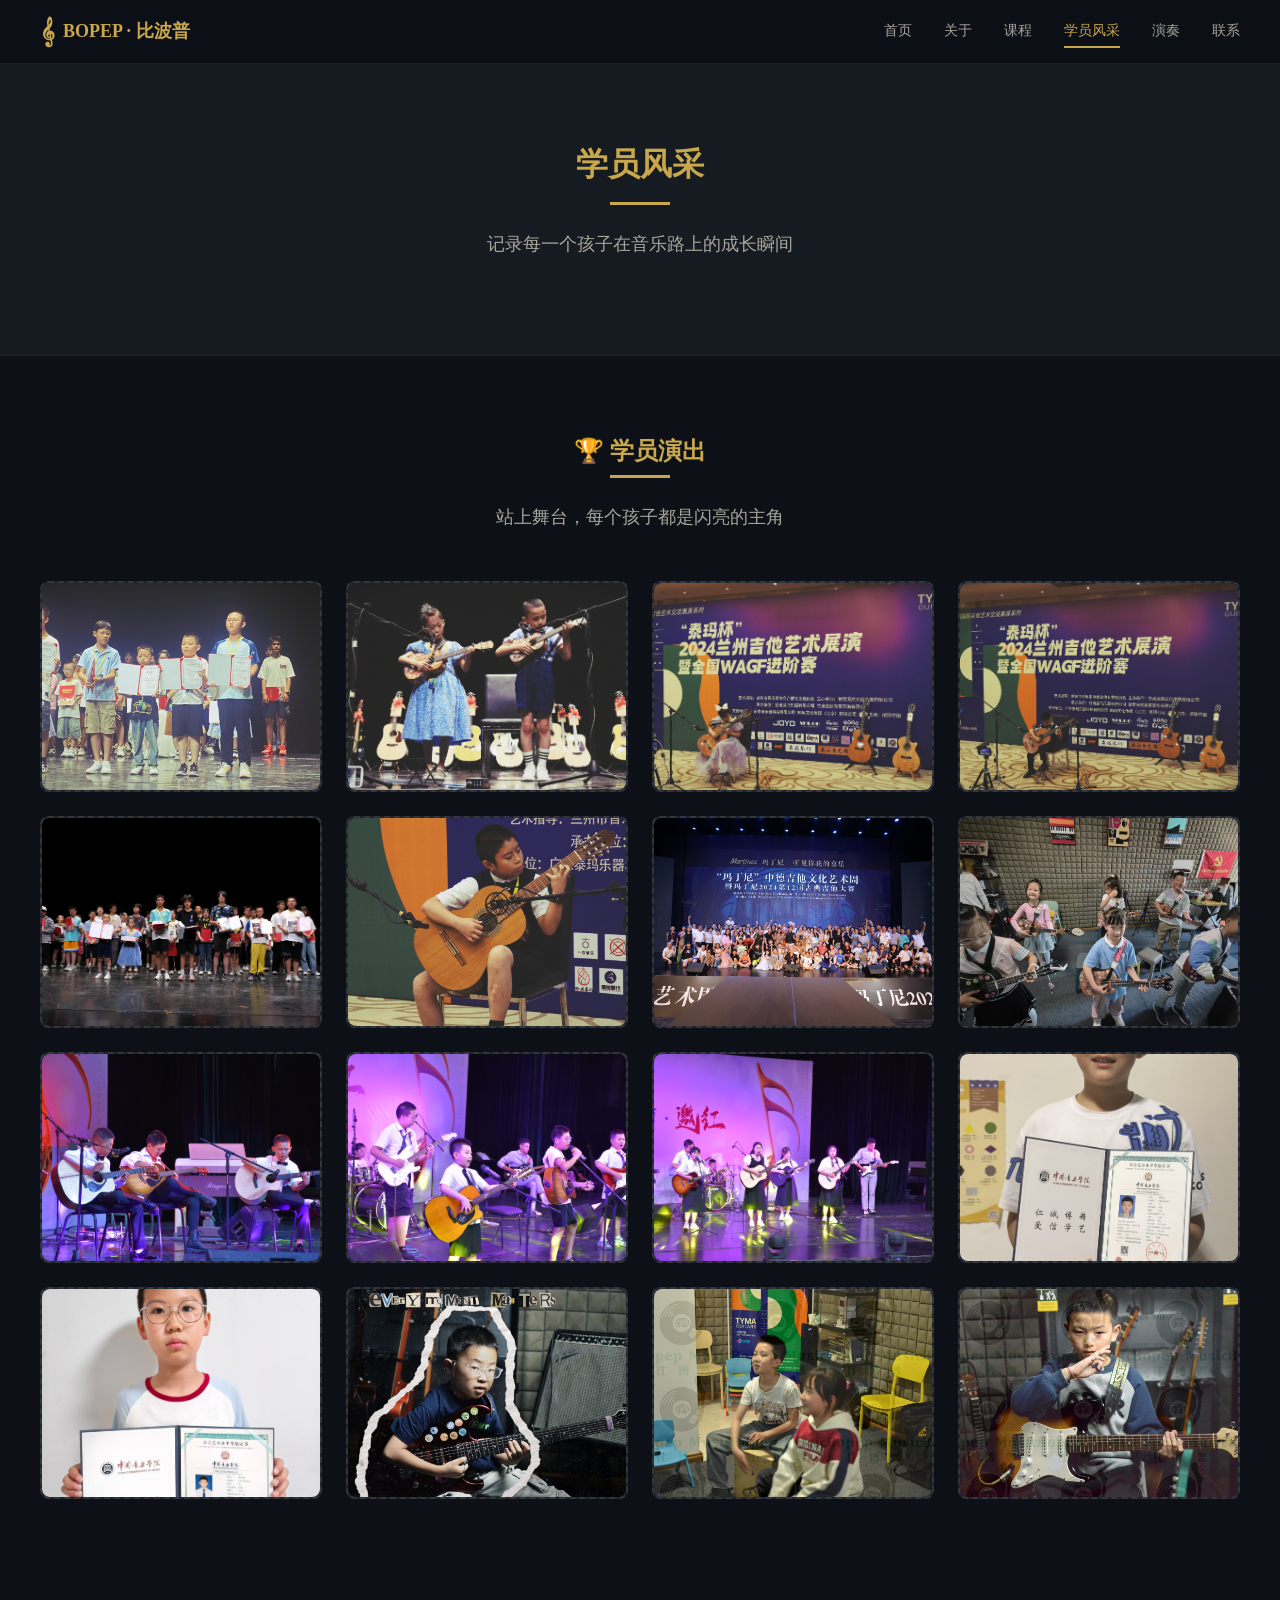
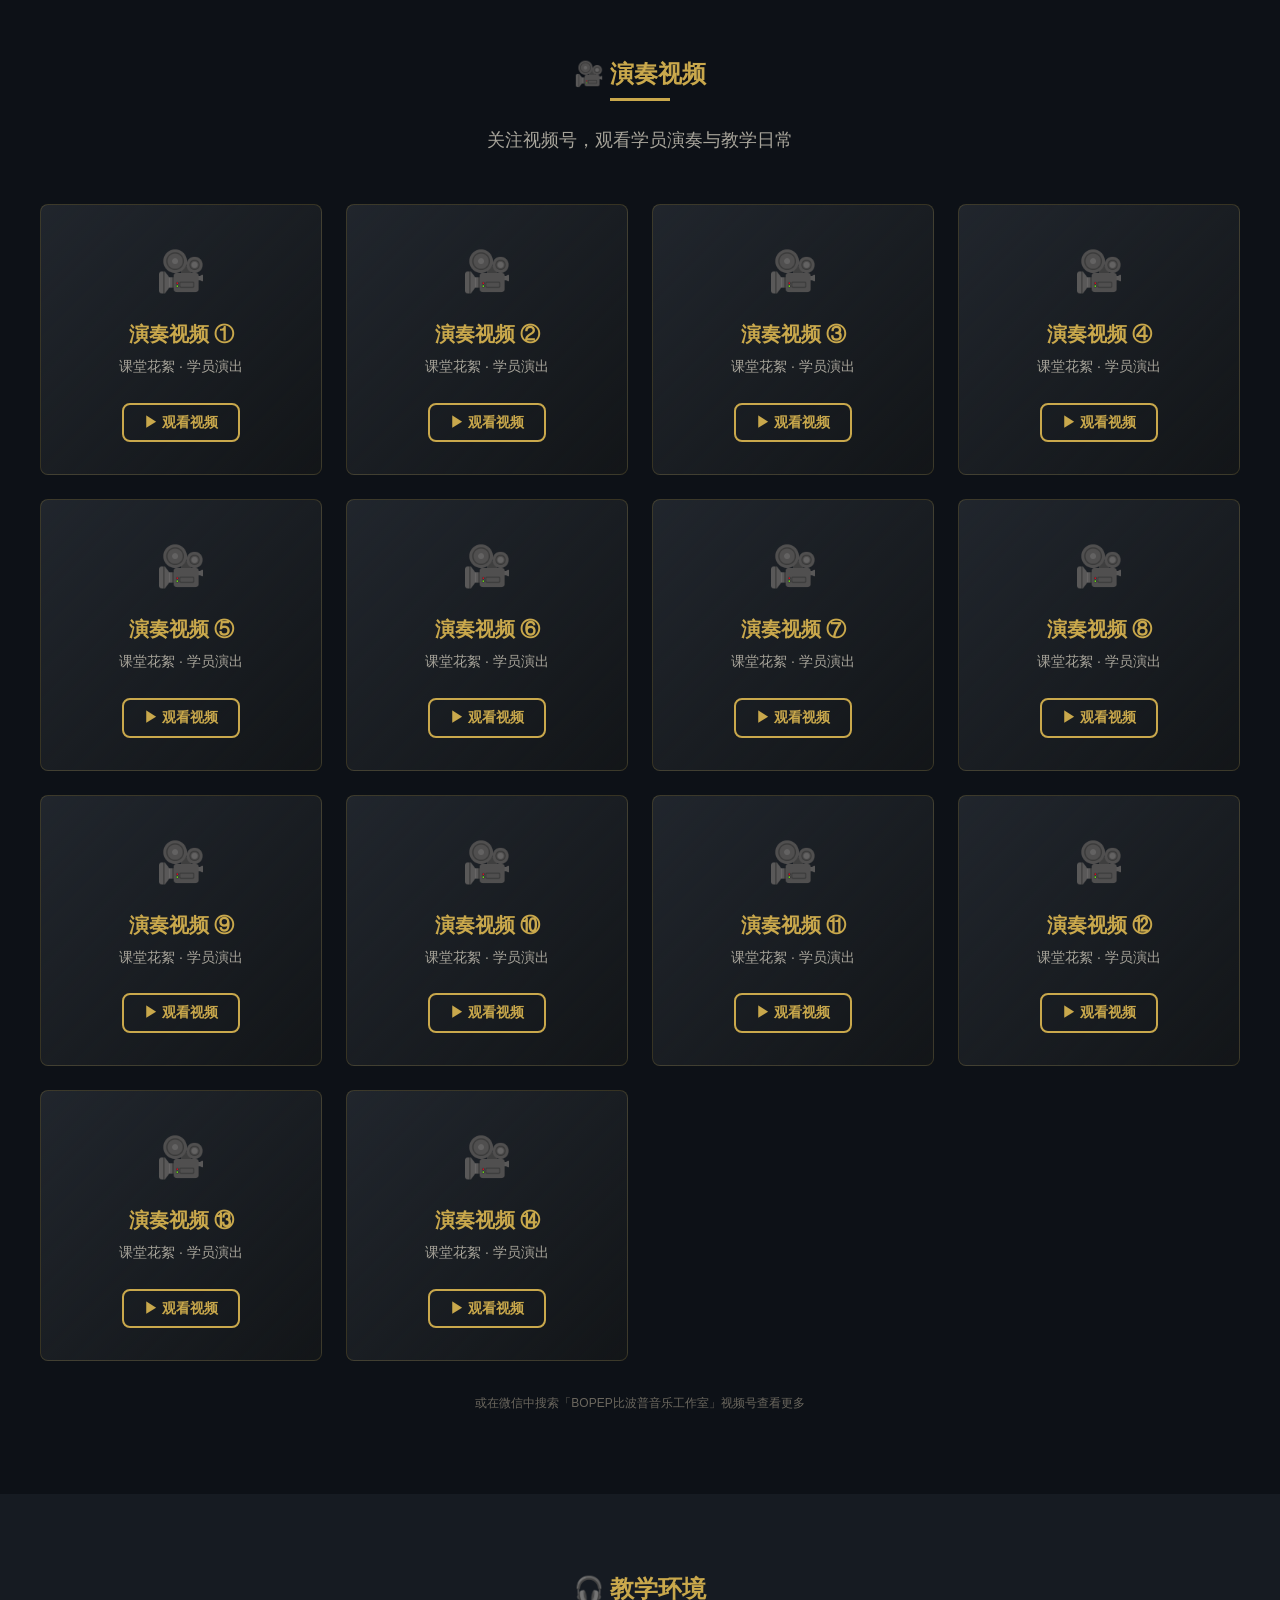
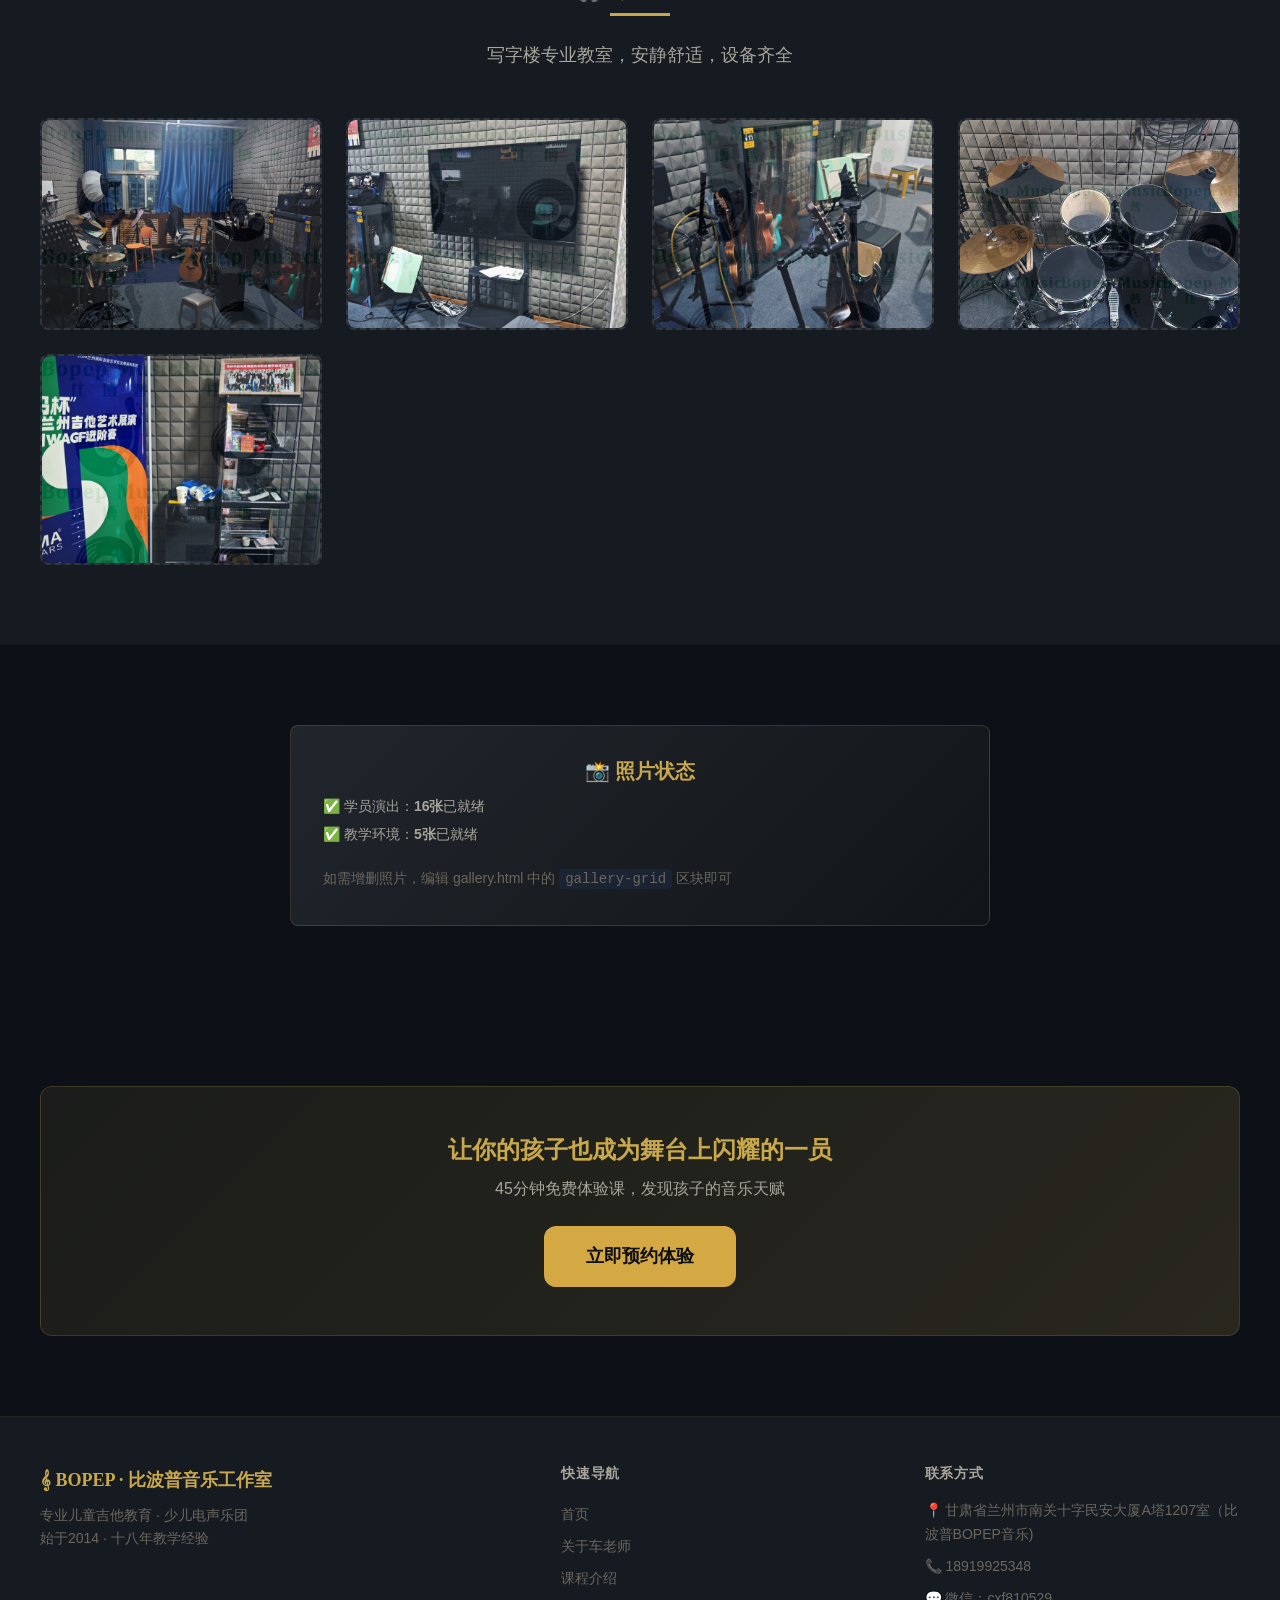
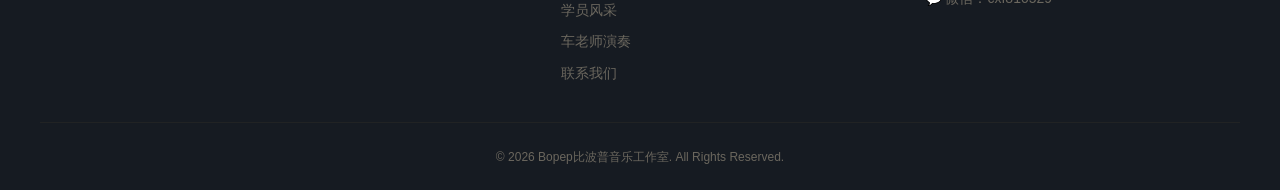
<file: gallery.html>
<!DOCTYPE html>
<html lang="zh-CN">
<head>
    <meta charset="UTF-8">
    <meta name="viewport" content="width=device-width, initial-scale=1.0, user-scalable=yes">
    <meta name="description" content="学员风采 — Bopep比波普音乐工作室 · 学员演出、课堂照片、工作室环境">
    <title>学员风采 — Bopep比波普音乐工作室</title>
    <meta property="og:title" content="学员风采 — Bopep比波普音乐工作室">
    <meta property="og:description" content="学员舞台演出、课堂花絮、工作室环境">
    <meta property="og:type" content="website">
    <meta property="og:url" content="https://jazz518.github.io/bopep-website-/gallery.html">
    <meta property="og:image" content="https://jazz518.github.io/bopep-website-/assets/images/performance-01.jpg">
    <link rel="stylesheet" href="assets/css/style.css">
    <link rel="icon" href="assets/images/favicon.svg" type="image/svg+xml">
    <!-- 百度统计 — 部署时替换 6d6a31634a3c1215f0f011570bf3feff -->
    <script>
    var _hmt = _hmt || [];
    (function() {
      var hm = document.createElement("script");
      hm.src = "https://hm.baidu.com/hm.js?6d6a31634a3c1215f0f011570bf3feff";
      var s = document.getElementsByTagName("script")[0];
      s.parentNode.insertBefore(hm, s);
    })();
    </script>
</head>
<body>

<!-- ============================================================
     NAVIGATION
     ============================================================ -->
<header class="navbar">
    <div class="container">
        <a href="index.html" class="nav-logo">
            <span class="logo-icon">&#119070;</span>
            BOPEP · 比波普
        </a>
        <nav class="nav-links">
            <a href="index.html">首页</a>
            <a href="about.html">关于</a>
            <a href="courses.html">课程</a>
            <a href="gallery.html" class="active">学员风采</a>
            <a href="performances.html">演奏</a>
            <a href="contact.html">联系</a>
        </nav>
        <button class="nav-toggle" aria-label="菜单">
            <span></span>
        </button>
    </div>
</header>

<main class="page-body">

<!-- ============================================================
     PAGE HEADER
     ============================================================ -->
<section class="page-header page-intro">
    <div class="container">
        <h1 class="page-title animate-in">学员风采</h1>
        <hr class="gold-divider">
        <p class="page-subtitle animate-in">记录每一个孩子在音乐路上的成长瞬间</p>
    </div>
</section>

<!-- ============================================================
     GALLERY SECTION 1: STUDENT PERFORMANCE
     ============================================================ -->
<section class="section section-dark">
    <div class="container">
        <h3 class="page-title animate-in" style="font-size:var(--text-2xl);">&#127942; 学员演出</h3>
        <hr class="gold-divider">
        <p class="page-subtitle animate-in">站上舞台，每个孩子都是闪亮的主角</p>

        <div class="gallery-grid">
            <!-- Gallery items with placeholders -->
            <div class="gallery-item animate-in">
                <div class="gallery-placeholder">
                    <img src="assets/images/performance-01.jpg" alt="学员演出 1" loading="lazy">
                    <span class="placeholder-icon">&#127930;</span>
                    <span class="placeholder-text">学员演出 1</span>
                </div>
            </div>
            <div class="gallery-item animate-in">
                <div class="gallery-placeholder">
                    <img src="assets/images/performance-02.jpg" alt="学员演出 2" loading="lazy">
                    <span class="placeholder-icon">&#127928;</span>
                    <span class="placeholder-text">学员演出 2</span>
                </div>
            </div>
            <div class="gallery-item animate-in">
                <div class="gallery-placeholder">
                    <img src="assets/images/performance-03.jpg" alt="学员演出 3" loading="lazy">
                    <span class="placeholder-icon">&#127925;</span>
                    <span class="placeholder-text">学员演出 3</span>
                </div>
            </div>
            <div class="gallery-item animate-in">
                <div class="gallery-placeholder">
                    <img src="assets/images/performance-04.jpg" alt="学员演出 4" loading="lazy">
                    <span class="placeholder-icon">&#127926;</span>
                    <span class="placeholder-text">学员演出 4</span>
                </div>
            </div>
            <div class="gallery-item animate-in">
                <div class="gallery-placeholder">
                    <img src="assets/images/performance-05.jpg" alt="学员演出 5" loading="lazy">
                    <span class="placeholder-icon">&#127929;</span>
                    <span class="placeholder-text">学员演出 5</span>
                </div>
            </div>
            <div class="gallery-item animate-in">
                <div class="gallery-placeholder">
                    <img src="assets/images/performance-06.jpg" alt="学员演出 6" loading="lazy">
                    <span class="placeholder-icon">&#127932;</span>
                    <span class="placeholder-text">学员演出 6</span>
                </div>
            </div>
            <div class="gallery-item animate-in">
                <div class="gallery-placeholder">
                    <img src="assets/images/performance-07.jpg" alt="学员演出 7" loading="lazy">
                    <span class="placeholder-icon">&#127930;</span>
                    <span class="placeholder-text">学员演出 7</span>
                </div>
            </div>
            <div class="gallery-item animate-in">
                <div class="gallery-placeholder">
                    <img src="assets/images/performance-08.jpg" alt="学员演出 8" loading="lazy">
                    <span class="placeholder-icon">&#127928;</span>
                    <span class="placeholder-text">学员演出 8</span>
                </div>
            </div>
            <div class="gallery-item animate-in">
                <div class="gallery-placeholder">
                    <img src="assets/images/performance-09.jpg" alt="学员演出 9" loading="lazy">
                    <span class="placeholder-icon">&#127925;</span>
                    <span class="placeholder-text">学员演出 9</span>
                </div>
            </div>
            <div class="gallery-item animate-in">
                <div class="gallery-placeholder">
                    <img src="assets/images/performance-10.jpg" alt="学员演出 10" loading="lazy">
                    <span class="placeholder-icon">&#127926;</span>
                    <span class="placeholder-text">学员演出 10</span>
                </div>
            </div>
            <div class="gallery-item animate-in">
                <div class="gallery-placeholder">
                    <img src="assets/images/performance-11.jpg" alt="学员演出 11" loading="lazy">
                    <span class="placeholder-icon">&#127929;</span>
                    <span class="placeholder-text">学员演出 11</span>
                </div>
            </div>
            <div class="gallery-item animate-in">
                <div class="gallery-placeholder">
                    <img src="assets/images/performance-12.jpg" alt="学员演出 12" loading="lazy">
                    <span class="placeholder-icon">&#127932;</span>
                    <span class="placeholder-text">学员演出 12</span>
                </div>
            </div>
            <div class="gallery-item animate-in">
                <div class="gallery-placeholder">
                    <img src="assets/images/performance-13.jpg" alt="学员演出 13" loading="lazy">
                    <span class="placeholder-icon">&#127930;</span>
                    <span class="placeholder-text">学员演出 13</span>
                </div>
            </div>
            <div class="gallery-item animate-in">
                <div class="gallery-placeholder">
                    <img src="assets/images/performance-14.jpg" alt="学员演出 14" loading="lazy">
                    <span class="placeholder-icon">&#127928;</span>
                    <span class="placeholder-text">学员演出 14</span>
                </div>
            </div>
            <div class="gallery-item animate-in">
                <div class="gallery-placeholder">
                    <img src="assets/images/performance-15.jpg" alt="学员演出 15" loading="lazy">
                    <span class="placeholder-icon">&#127925;</span>
                    <span class="placeholder-text">学员演出 15</span>
                </div>
            </div>
            <div class="gallery-item animate-in">
                <div class="gallery-placeholder">
                    <img src="assets/images/performance-16.jpg" alt="学员演出 16" loading="lazy">
                    <span class="placeholder-icon">&#127926;</span>
                    <span class="placeholder-text">学员演出 16</span>
                </div>
            </div>
        </div>
    </div>
</section>

<!-- ============================================================
     VIDEO CHANNEL
     ============================================================ -->
<section class="section section-dark">
    <div class="container">
        <h3 class="page-title animate-in" style="font-size:var(--text-2xl);">&#127909; 演奏视频</h3>
        <hr class="gold-divider">
        <p class="page-subtitle animate-in">关注视频号，观看学员演奏与教学日常</p>

        <div class="grid-3">
            <div class="animate-in">
                <div class="card card-highlight" style="text-align:center;padding:var(--space-xl);">
                    <div style="font-size:2.5rem;margin-bottom:var(--space-md);">&#127909;</div>
                    <h4 style="color:var(--color-gold-primary);margin-bottom:var(--space-sm);">演奏视频 ①</h4>
                    <p style="color:var(--color-text-secondary);margin-bottom:var(--space-lg);font-size:var(--text-sm);">
                        课堂花絮 · 学员演出
                    </p>
                    <a href="https://weixin.qq.com/sph/AoiH6iMi2V" target="_blank" rel="noopener" class="btn btn-outline btn-sm">
                        &#9654; 观看视频
                    </a>
                </div>
            </div>
            <div class="animate-in">
                <div class="card card-highlight" style="text-align:center;padding:var(--space-xl);">
                    <div style="font-size:2.5rem;margin-bottom:var(--space-md);">&#127909;</div>
                    <h4 style="color:var(--color-gold-primary);margin-bottom:var(--space-sm);">演奏视频 ②</h4>
                    <p style="color:var(--color-text-secondary);margin-bottom:var(--space-lg);font-size:var(--text-sm);">
                        课堂花絮 · 学员演出
                    </p>
                    <a href="https://weixin.qq.com/sph/ASGYoNI05h" target="_blank" rel="noopener" class="btn btn-outline btn-sm">
                        &#9654; 观看视频
                    </a>
                </div>
            </div>
            <div class="animate-in">
                <div class="card card-highlight" style="text-align:center;padding:var(--space-xl);">
                    <div style="font-size:2.5rem;margin-bottom:var(--space-md);">&#127909;</div>
                    <h4 style="color:var(--color-gold-primary);margin-bottom:var(--space-sm);">演奏视频 ③</h4>
                    <p style="color:var(--color-text-secondary);margin-bottom:var(--space-lg);font-size:var(--text-sm);">
                        课堂花絮 · 学员演出
                    </p>
                    <a href="https://weixin.qq.com/sph/AxfAI3AQm5" target="_blank" rel="noopener" class="btn btn-outline btn-sm">
                        &#9654; 观看视频
                    </a>
                </div>
            </div>
            <div class="animate-in">
                <div class="card card-highlight" style="text-align:center;padding:var(--space-xl);">
                    <div style="font-size:2.5rem;margin-bottom:var(--space-md);">&#127909;</div>
                    <h4 style="color:var(--color-gold-primary);margin-bottom:var(--space-sm);">演奏视频 ④</h4>
                    <p style="color:var(--color-text-secondary);margin-bottom:var(--space-lg);font-size:var(--text-sm);">
                        课堂花絮 · 学员演出
                    </p>
                    <a href="https://weixin.qq.com/sph/AqsS3Z1Olb" target="_blank" rel="noopener" class="btn btn-outline btn-sm">
                        &#9654; 观看视频
                    </a>
                </div>
            </div>
            <div class="animate-in">
                <div class="card card-highlight" style="text-align:center;padding:var(--space-xl);">
                    <div style="font-size:2.5rem;margin-bottom:var(--space-md);">&#127909;</div>
                    <h4 style="color:var(--color-gold-primary);margin-bottom:var(--space-sm);">演奏视频 ⑤</h4>
                    <p style="color:var(--color-text-secondary);margin-bottom:var(--space-lg);font-size:var(--text-sm);">
                        课堂花絮 · 学员演出
                    </p>
                    <a href="https://weixin.qq.com/sph/AX39xBOeqU" target="_blank" rel="noopener" class="btn btn-outline btn-sm">
                        &#9654; 观看视频
                    </a>
                </div>
            </div>
            <div class="animate-in">
                <div class="card card-highlight" style="text-align:center;padding:var(--space-xl);">
                    <div style="font-size:2.5rem;margin-bottom:var(--space-md);">&#127909;</div>
                    <h4 style="color:var(--color-gold-primary);margin-bottom:var(--space-sm);">演奏视频 ⑥</h4>
                    <p style="color:var(--color-text-secondary);margin-bottom:var(--space-lg);font-size:var(--text-sm);">
                        课堂花絮 · 学员演出
                    </p>
                    <a href="https://weixin.qq.com/sph/AOdPviXy41" target="_blank" rel="noopener" class="btn btn-outline btn-sm">
                        &#9654; 观看视频
                    </a>
                </div>
            </div>
            <div class="animate-in">
                <div class="card card-highlight" style="text-align:center;padding:var(--space-xl);">
                    <div style="font-size:2.5rem;margin-bottom:var(--space-md);">&#127909;</div>
                    <h4 style="color:var(--color-gold-primary);margin-bottom:var(--space-sm);">演奏视频 ⑦</h4>
                    <p style="color:var(--color-text-secondary);margin-bottom:var(--space-lg);font-size:var(--text-sm);">
                        课堂花絮 · 学员演出
                    </p>
                    <a href="https://weixin.qq.com/sph/ASkif2smDU" target="_blank" rel="noopener" class="btn btn-outline btn-sm">
                        &#9654; 观看视频
                    </a>
                </div>
            </div>
            <div class="animate-in">
                <div class="card card-highlight" style="text-align:center;padding:var(--space-xl);">
                    <div style="font-size:2.5rem;margin-bottom:var(--space-md);">&#127909;</div>
                    <h4 style="color:var(--color-gold-primary);margin-bottom:var(--space-sm);">演奏视频 ⑧</h4>
                    <p style="color:var(--color-text-secondary);margin-bottom:var(--space-lg);font-size:var(--text-sm);">
                        课堂花絮 · 学员演出
                    </p>
                    <a href="https://weixin.qq.com/sph/AGw2IzcDID" target="_blank" rel="noopener" class="btn btn-outline btn-sm">
                        &#9654; 观看视频
                    </a>
                </div>
            </div>
            <div class="animate-in">
                <div class="card card-highlight" style="text-align:center;padding:var(--space-xl);">
                    <div style="font-size:2.5rem;margin-bottom:var(--space-md);">&#127909;</div>
                    <h4 style="color:var(--color-gold-primary);margin-bottom:var(--space-sm);">演奏视频 ⑨</h4>
                    <p style="color:var(--color-text-secondary);margin-bottom:var(--space-lg);font-size:var(--text-sm);">
                        课堂花絮 · 学员演出
                    </p>
                    <a href="https://weixin.qq.com/sph/AugFYv6qDC" target="_blank" rel="noopener" class="btn btn-outline btn-sm">
                        &#9654; 观看视频
                    </a>
                </div>
            </div>
            <div class="animate-in">
                <div class="card card-highlight" style="text-align:center;padding:var(--space-xl);">
                    <div style="font-size:2.5rem;margin-bottom:var(--space-md);">&#127909;</div>
                    <h4 style="color:var(--color-gold-primary);margin-bottom:var(--space-sm);">演奏视频 ⑩</h4>
                    <p style="color:var(--color-text-secondary);margin-bottom:var(--space-lg);font-size:var(--text-sm);">
                        课堂花絮 · 学员演出
                    </p>
                    <a href="https://weixin.qq.com/sph/A9osszqKxy" target="_blank" rel="noopener" class="btn btn-outline btn-sm">
                        &#9654; 观看视频
                    </a>
                </div>
            </div>
            <div class="animate-in">
                <div class="card card-highlight" style="text-align:center;padding:var(--space-xl);">
                    <div style="font-size:2.5rem;margin-bottom:var(--space-md);">&#127909;</div>
                    <h4 style="color:var(--color-gold-primary);margin-bottom:var(--space-sm);">演奏视频 ⑪</h4>
                    <p style="color:var(--color-text-secondary);margin-bottom:var(--space-lg);font-size:var(--text-sm);">
                        课堂花絮 · 学员演出
                    </p>
                    <a href="https://weixin.qq.com/sph/AzysVMucLc" target="_blank" rel="noopener" class="btn btn-outline btn-sm">
                        &#9654; 观看视频
                    </a>
                </div>
            </div>
            <div class="animate-in">
                <div class="card card-highlight" style="text-align:center;padding:var(--space-xl);">
                    <div style="font-size:2.5rem;margin-bottom:var(--space-md);">&#127909;</div>
                    <h4 style="color:var(--color-gold-primary);margin-bottom:var(--space-sm);">演奏视频 ⑫</h4>
                    <p style="color:var(--color-text-secondary);margin-bottom:var(--space-lg);font-size:var(--text-sm);">
                        课堂花絮 · 学员演出
                    </p>
                    <a href="https://weixin.qq.com/sph/AOsTtMXeCh" target="_blank" rel="noopener" class="btn btn-outline btn-sm">
                        &#9654; 观看视频
                    </a>
                </div>
            </div>
            <div class="animate-in">
                <div class="card card-highlight" style="text-align:center;padding:var(--space-xl);">
                    <div style="font-size:2.5rem;margin-bottom:var(--space-md);">&#127909;</div>
                    <h4 style="color:var(--color-gold-primary);margin-bottom:var(--space-sm);">演奏视频 ⑬</h4>
                    <p style="color:var(--color-text-secondary);margin-bottom:var(--space-lg);font-size:var(--text-sm);">
                        课堂花絮 · 学员演出
                    </p>
                    <a href="https://weixin.qq.com/sph/AHeSUCoSXM" target="_blank" rel="noopener" class="btn btn-outline btn-sm">
                        &#9654; 观看视频
                    </a>
                </div>
            </div>
            <div class="animate-in">
                <div class="card card-highlight" style="text-align:center;padding:var(--space-xl);">
                    <div style="font-size:2.5rem;margin-bottom:var(--space-md);">&#127909;</div>
                    <h4 style="color:var(--color-gold-primary);margin-bottom:var(--space-sm);">演奏视频 ⑭</h4>
                    <p style="color:var(--color-text-secondary);margin-bottom:var(--space-lg);font-size:var(--text-sm);">
                        课堂花絮 · 学员演出
                    </p>
                    <a href="https://weixin.qq.com/sph/AQPjWrgRDR" target="_blank" rel="noopener" class="btn btn-outline btn-sm">
                        &#9654; 观看视频
                    </a>
                </div>
            </div>
        </div>

        <p style="margin-top:var(--space-xl);font-size:var(--text-xs);color:var(--color-text-muted);text-align:center;">
            或在微信中搜索「BOPEP比波普音乐工作室」视频号查看更多
        </p>
    </div>
</section>

<!-- ============================================================
     GALLERY SECTION 2: CLASSROOM & ENVIRONMENT
     ============================================================ -->
<section class="section section-alt">
    <div class="container">
        <h3 class="page-title animate-in" style="font-size:var(--text-2xl);">&#127911; 教学环境</h3>
        <hr class="gold-divider">
        <p class="page-subtitle animate-in">写字楼专业教室，安静舒适，设备齐全</p>

        <div class="gallery-grid">
            <div class="gallery-item animate-in">
                <div class="gallery-placeholder">
                    <img src="assets/images/classroom-01.jpg" alt="教学环境 1" loading="lazy">
                    <span class="placeholder-icon">&#127983;</span>
                    <span class="placeholder-text">教学环境 1</span>
                </div>
            </div>
            <div class="gallery-item animate-in">
                <div class="gallery-placeholder">
                    <img src="assets/images/classroom-02.jpg" alt="教学环境 2" loading="lazy">
                    <span class="placeholder-icon">&#127929;</span>
                    <span class="placeholder-text">教学环境 2</span>
                </div>
            </div>
            <div class="gallery-item animate-in">
                <div class="gallery-placeholder">
                    <img src="assets/images/classroom-03.jpg" alt="教学环境 3" loading="lazy">
                    <span class="placeholder-icon">&#127925;</span>
                    <span class="placeholder-text">教学环境 3</span>
                </div>
            </div>
            <div class="gallery-item animate-in">
                <div class="gallery-placeholder">
                    <img src="assets/images/classroom-04.jpg" alt="教学环境 4" loading="lazy">
                    <span class="placeholder-icon">&#127930;</span>
                    <span class="placeholder-text">教学环境 4</span>
                </div>
            </div>
            <div class="gallery-item animate-in">
                <div class="gallery-placeholder">
                    <img src="assets/images/classroom-05.jpg" alt="教学环境 5" loading="lazy">
                    <span class="placeholder-icon">&#127983;</span>
                    <span class="placeholder-text">教学环境 5</span>
                </div>
            </div>
        </div>
    </div>
</section>

<!-- ============================================================
     HOW TO ADD PHOTOS
     ============================================================ -->
<section class="section section-dark">
    <div class="container" style="max-width:700px;">
        <div class="card card-highlight animate-in">
            <h4 class="card-title" style="text-align:center;">&#128248; 照片状态</h4>
            <div class="card-text" style="line-height:2;">
                <p>&#9989; 学员演出：<strong>16张</strong>已就绪</p>
                <p>&#9989; 教学环境：<strong>5张</strong>已就绪</p>
                <p style="margin-top:var(--space-md);font-size:var(--text-sm);color:var(--color-text-muted);">
                    如需增删照片，编辑 gallery.html 中的 <code style="background:var(--color-bg-tertiary);padding:2px 6px;border-radius:3px;">gallery-grid</code> 区块即可
                </p>
            </div>
        </div>
    </div>
</section>

<!-- ============================================================
     CTA
     ============================================================ -->
<section class="section section-dark">
    <div class="container">
        <div class="cta-banner animate-in">
            <h3>让你的孩子也成为舞台上闪耀的一员</h3>
            <p>45分钟免费体验课，发现孩子的音乐天赋</p>
            <a href="contact.html" class="btn btn-primary btn-lg">立即预约体验</a>
        </div>
    </div>
</section>

</main>

<!-- ============================================================
     FOOTER
     ============================================================ -->
<footer class="site-footer">
    <div class="container">
        <div class="footer-grid">
            <div class="footer-brand">
                <div class="footer-logo">&#119070; BOPEP · 比波普音乐工作室</div>
                <p>专业儿童吉他教育 · 少儿电声乐团<br>始于2014 · 十八年教学经验</p>
            </div>
            <div class="footer-nav">
                <h4>快速导航</h4>
                <a href="index.html">首页</a>
                <a href="about.html">关于车老师</a>
                <a href="courses.html">课程介绍</a>
                <a href="gallery.html">学员风采</a>
                <a href="performances.html">车老师演奏</a>
                <a href="contact.html">联系我们</a>
            </div>
            <div class="footer-contact">
                <h4>联系方式</h4>
                <p>&#128205; 甘肃省兰州市南关十字民安大厦A塔1207室（比波普BOPEP音乐)</p>
                <p>&#128222; 18919925348</p>
                <p>&#128172; 微信：cxf810529</p>
            </div>
        </div>
        <div class="footer-bottom">
            <p>&copy; 2026 Bopep比波普音乐工作室. All Rights Reserved.</p>
        </div>
    </div>
</footer>

<script src="assets/js/main.js"></script>
</body>
</html>
</file>
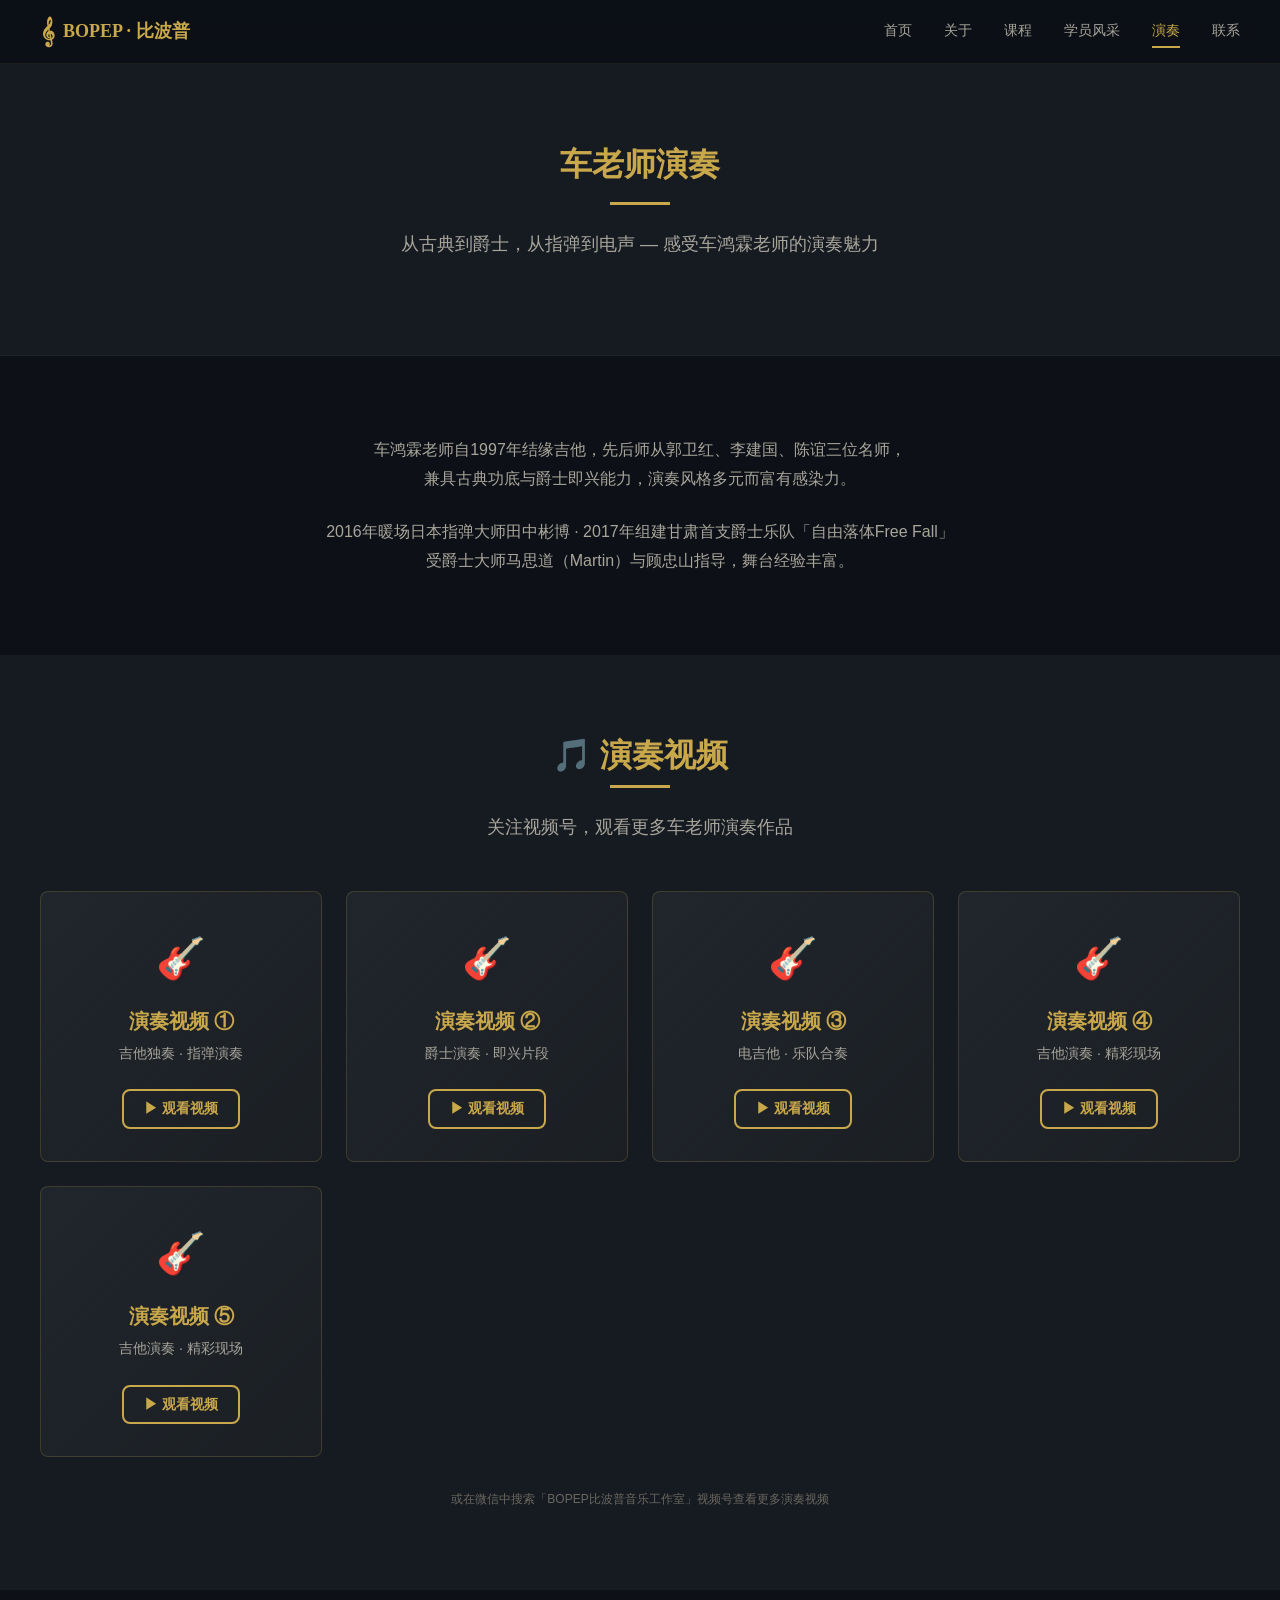
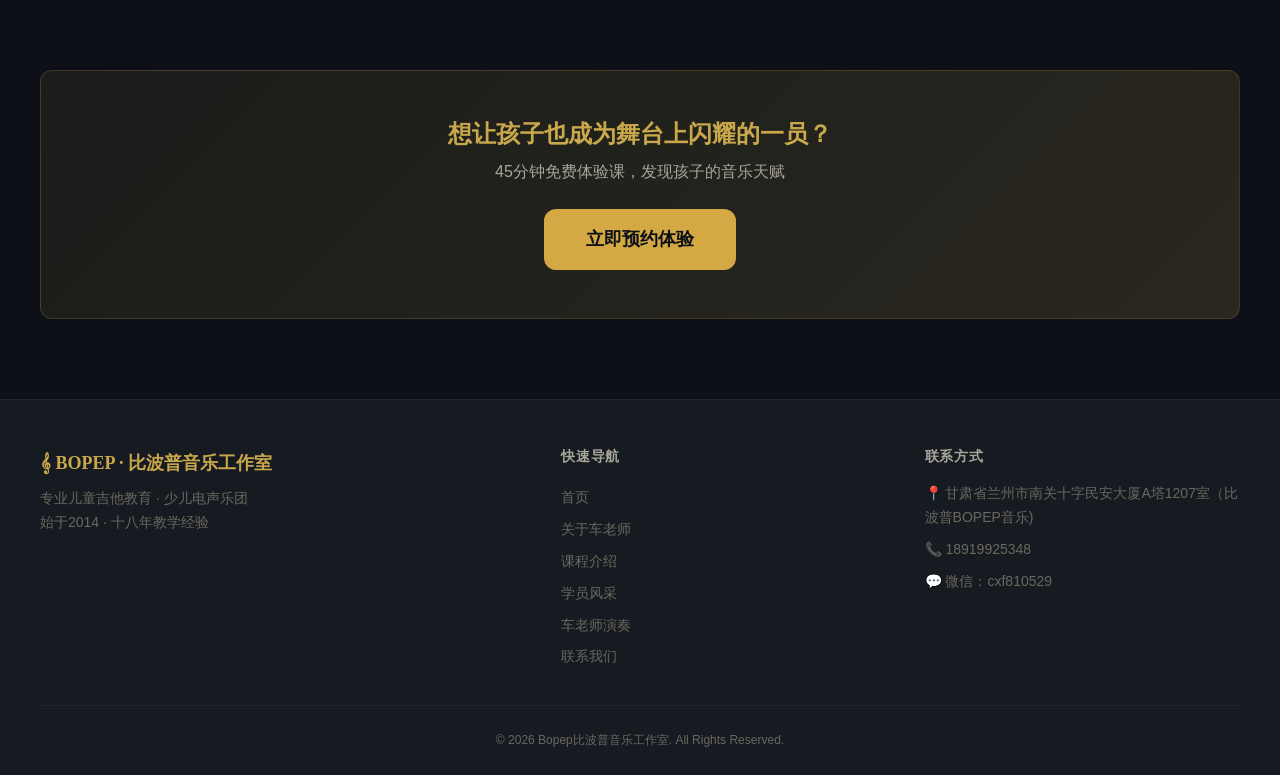
<file: performances.html>
<!DOCTYPE html>
<html lang="zh-CN">
<head>
    <meta charset="UTF-8">
    <meta name="viewport" content="width=device-width, initial-scale=1.0, user-scalable=yes">
    <meta name="description" content="车鸿霖演奏视频 — Bopep比波普音乐工作室 · 吉他演奏 · 爵士乐队 · 舞台演出">
    <title>车老师演奏 — Bopep比波普音乐工作室</title>
    <meta property="og:title" content="车鸿霖老师演奏 — Bopep比波普音乐工作室">
    <meta property="og:description" content="古典到爵士，指弹到电声 — 车老师的吉他演奏">
    <meta property="og:type" content="website">
    <meta property="og:url" content="https://jazz518.github.io/bopep-website-/performances.html">
    <meta property="og:image" content="https://jazz518.github.io/bopep-website-/assets/images/teacher-01.jpg">
    <link rel="stylesheet" href="assets/css/style.css">
    <link rel="icon" href="assets/images/favicon.svg" type="image/svg+xml">
    <!-- 百度统计 — 部署时替换 6d6a31634a3c1215f0f011570bf3feff -->
    <script>
    var _hmt = _hmt || [];
    (function() {
      var hm = document.createElement("script");
      hm.src = "https://hm.baidu.com/hm.js?6d6a31634a3c1215f0f011570bf3feff";
      var s = document.getElementsByTagName("script")[0];
      s.parentNode.insertBefore(hm, s);
    })();
    </script>
</head>
<body>

<!-- ============================================================
     NAVIGATION
     ============================================================ -->
<header class="navbar">
    <div class="container">
        <a href="index.html" class="nav-logo">
            <span class="logo-icon">&#119070;</span>
            BOPEP · 比波普
        </a>
        <nav class="nav-links">
            <a href="index.html">首页</a>
            <a href="about.html">关于</a>
            <a href="courses.html">课程</a>
            <a href="gallery.html">学员风采</a>
            <a href="performances.html" class="active">演奏</a>
            <a href="contact.html">联系</a>
        </nav>
        <button class="nav-toggle" aria-label="菜单">
            <span></span>
        </button>
    </div>
</header>

<main class="page-body">

<!-- ============================================================
     PAGE HEADER
     ============================================================ -->
<section class="page-header page-intro">
    <div class="container">
        <h1 class="page-title animate-in">车老师演奏</h1>
        <hr class="gold-divider">
        <p class="page-subtitle animate-in">从古典到爵士，从指弹到电声 — 感受车鸿霖老师的演奏魅力</p>
    </div>
</section>

<!-- ============================================================
     PERFORMANCE INTRO
     ============================================================ -->
<section class="section section-dark">
    <div class="container" style="max-width:800px;">
        <div class="animate-in" style="text-align:center;">
            <p style="color:var(--color-text-secondary);line-height:1.8;margin-bottom:var(--space-lg);">
                车鸿霖老师自1997年结缘吉他，先后师从郭卫红、李建国、陈谊三位名师，<br>
                兼具古典功底与爵士即兴能力，演奏风格多元而富有感染力。
            </p>
            <p style="color:var(--color-text-secondary);line-height:1.8;">
                2016年暖场日本指弹大师田中彬博 · 2017年组建甘肃首支爵士乐队「自由落体Free Fall」<br>
                受爵士大师马思道（Martin）与顾忠山指导，舞台经验丰富。
            </p>
        </div>
    </div>
</section>

<!-- ============================================================
     PERFORMANCE VIDEOS
     ============================================================ -->
<section class="section section-alt">
    <div class="container">
        <h2 class="page-title animate-in">&#127925; 演奏视频</h2>
        <hr class="gold-divider">
        <p class="page-subtitle animate-in">关注视频号，观看更多车老师演奏作品</p>

        <div class="grid-3">
            <div class="animate-in">
                <div class="card card-highlight" style="text-align:center;padding:var(--space-xl);">
                    <div style="font-size:2.5rem;margin-bottom:var(--space-md);">&#127928;</div>
                    <h4 style="color:var(--color-gold-primary);margin-bottom:var(--space-sm);">演奏视频 ①</h4>
                    <p style="color:var(--color-text-secondary);margin-bottom:var(--space-lg);font-size:var(--text-sm);">
                        吉他独奏 · 指弹演奏
                    </p>
                    <a href="https://weixin.qq.com/sph/A62pAIk0DM" target="_blank" rel="noopener" class="btn btn-outline btn-sm">
                        &#9654; 观看视频
                    </a>
                </div>
            </div>
            <div class="animate-in">
                <div class="card card-highlight" style="text-align:center;padding:var(--space-xl);">
                    <div style="font-size:2.5rem;margin-bottom:var(--space-md);">&#127928;</div>
                    <h4 style="color:var(--color-gold-primary);margin-bottom:var(--space-sm);">演奏视频 ②</h4>
                    <p style="color:var(--color-text-secondary);margin-bottom:var(--space-lg);font-size:var(--text-sm);">
                        爵士演奏 · 即兴片段
                    </p>
                    <a href="https://weixin.qq.com/sph/AoiH6iMi2V" target="_blank" rel="noopener" class="btn btn-outline btn-sm">
                        &#9654; 观看视频
                    </a>
                </div>
            </div>
            <div class="animate-in">
                <div class="card card-highlight" style="text-align:center;padding:var(--space-xl);">
                    <div style="font-size:2.5rem;margin-bottom:var(--space-md);">&#127928;</div>
                    <h4 style="color:var(--color-gold-primary);margin-bottom:var(--space-sm);">演奏视频 ③</h4>
                    <p style="color:var(--color-text-secondary);margin-bottom:var(--space-lg);font-size:var(--text-sm);">
                        电吉他 · 乐队合奏
                    </p>
                    <a href="https://weixin.qq.com/sph/AxfAI3AQm5" target="_blank" rel="noopener" class="btn btn-outline btn-sm">
                        &#9654; 观看视频
                    </a>
                </div>
            </div>
            <div class="animate-in">
                <div class="card card-highlight" style="text-align:center;padding:var(--space-xl);">
                    <div style="font-size:2.5rem;margin-bottom:var(--space-md);">&#127928;</div>
                    <h4 style="color:var(--color-gold-primary);margin-bottom:var(--space-sm);">演奏视频 ④</h4>
                    <p style="color:var(--color-text-secondary);margin-bottom:var(--space-lg);font-size:var(--text-sm);">
                        吉他演奏 · 精彩现场
                    </p>
                    <a href="https://weixin.qq.com/sph/A5edkJ67rG" target="_blank" rel="noopener" class="btn btn-outline btn-sm">
                        &#9654; 观看视频
                    </a>
                </div>
            </div>
            <div class="animate-in">
                <div class="card card-highlight" style="text-align:center;padding:var(--space-xl);">
                    <div style="font-size:2.5rem;margin-bottom:var(--space-md);">&#127928;</div>
                    <h4 style="color:var(--color-gold-primary);margin-bottom:var(--space-sm);">演奏视频 ⑤</h4>
                    <p style="color:var(--color-text-secondary);margin-bottom:var(--space-lg);font-size:var(--text-sm);">
                        吉他演奏 · 精彩现场
                    </p>
                    <a href="https://weixin.qq.com/sph/A65jyXHjtl" target="_blank" rel="noopener" class="btn btn-outline btn-sm">
                        &#9654; 观看视频
                    </a>
                </div>
            </div>
        </div>

        <p style="margin-top:var(--space-xl);font-size:var(--text-xs);color:var(--color-text-muted);text-align:center;">
            或在微信中搜索「BOPEP比波普音乐工作室」视频号查看更多演奏视频
        </p>
    </div>
</section>

<!-- ============================================================
     CTA
     ============================================================ -->
<section class="section section-dark">
    <div class="container">
        <div class="cta-banner animate-in">
            <h3>想让孩子也成为舞台上闪耀的一员？</h3>
            <p>45分钟免费体验课，发现孩子的音乐天赋</p>
            <a href="contact.html" class="btn btn-primary btn-lg">立即预约体验</a>
        </div>
    </div>
</section>

</main>

<!-- ============================================================
     FOOTER
     ============================================================ -->
<footer class="site-footer">
    <div class="container">
        <div class="footer-grid">
            <div class="footer-brand">
                <div class="footer-logo">&#119070; BOPEP · 比波普音乐工作室</div>
                <p>专业儿童吉他教育 · 少儿电声乐团<br>始于2014 · 十八年教学经验</p>
            </div>
            <div class="footer-nav">
                <h4>快速导航</h4>
                <a href="index.html">首页</a>
                <a href="about.html">关于车老师</a>
                <a href="courses.html">课程介绍</a>
                <a href="gallery.html">学员风采</a>
                <a href="performances.html">车老师演奏</a>
                <a href="contact.html">联系我们</a>
            </div>
            <div class="footer-contact">
                <h4>联系方式</h4>
                <p>&#128205; 甘肃省兰州市南关十字民安大厦A塔1207室（比波普BOPEP音乐)</p>
                <p>&#128222; 18919925348</p>
                <p>&#128172; 微信：cxf810529</p>
            </div>
        </div>
        <div class="footer-bottom">
            <p>&copy; 2026 Bopep比波普音乐工作室. All Rights Reserved.</p>
        </div>
    </div>
</footer>

<script src="assets/js/main.js"></script>
</body>
</html>
</file>
<file: assets/css/style.css>
/* ============================================================
   BOPEP MUSIC STUDIO — MAIN STYLESHEET
   比波普音乐工作室 · 专业儿童吉他教育
   ============================================================
   Table of Contents:
   1. CSS Custom Properties
   2. Reset & Base
   3. Typography
   4. Layout Utilities
   5. Navigation
   6. Buttons
   7. Cards
   8. Hero Section
   9. Page Sections
   10. Forms
   11. Gallery & Lightbox
   12. FAQ Accordion
   13. Footer
   14. Animations
   15. Media Queries
   ============================================================ */

/* ============================================================
   1. CSS CUSTOM PROPERTIES
   ============================================================ */
:root {
    /* ---- Colors: Background ---- */
    --color-bg-primary:    #0D1117;
    --color-bg-secondary:  #161B22;
    --color-bg-tertiary:   #1C2333;
    --color-bg-surface:    #21262D;

    /* ---- Colors: Gold Accents ---- */
    --color-gold-primary:  #C9A84C;
    --color-gold-light:    #E0C87B;
    --color-gold-muted:    #8B7A3A;
    --color-accent-amber:  #D4A843;
    --color-accent-brass:  #B49450;

    /* ---- Colors: Text ---- */
    --color-text-primary:   #F0EDE5;
    --color-text-secondary: #A8A59B;
    --color-text-muted:     #6B675E;

    /* ---- Colors: Functional ---- */
    --color-success: #3D8B40;
    --color-error:   #C44040;

    /* ---- Typography ---- */
    --font-heading: "Noto Serif SC", "STSong", "SimSun", Georgia, "Times New Roman", serif;
    --font-body:    "PingFang SC", "Microsoft YaHei", "微软雅黑", -apple-system, BlinkMacSystemFont, "Segoe UI", sans-serif;

    /* ---- Type Scale ---- */
    --text-xs:   0.75rem;
    --text-sm:   0.875rem;
    --text-base: 1rem;
    --text-lg:   1.125rem;
    --text-xl:   1.25rem;
    --text-2xl:  1.5rem;
    --text-3xl:  2rem;
    --text-4xl:  2.5rem;
    --text-5xl:  3.5rem;

    /* ---- Spacing ---- */
    --space-xs: 0.25rem;
    --space-sm: 0.5rem;
    --space-md: 1rem;
    --space-lg: 1.5rem;
    --space-xl: 2rem;
    --space-2xl: 3rem;
    --space-3xl: 5rem;

    /* ---- Layout ---- */
    --max-width: 1200px;
    --nav-height: 64px;

    /* ---- Borders & Shadows ---- */
    --radius-sm: 4px;
    --radius-md: 8px;
    --radius-lg: 12px;
    --radius-full: 9999px;
    --shadow-card: 0 2px 8px rgba(0, 0, 0, 0.3);
    --shadow-gold: 0 0 20px rgba(201, 168, 76, 0.15);
    --shadow-gold-lg: 0 0 40px rgba(201, 168, 76, 0.25);

    /* ---- Transitions ---- */
    --transition-fast: 0.15s ease;
    --transition-base: 0.25s ease;
    --transition-slow: 0.4s ease;
}

/* ============================================================
   2. RESET & BASE
   ============================================================ */
*,
*::before,
*::after {
    margin: 0;
    padding: 0;
    box-sizing: border-box;
}

html {
    scroll-behavior: smooth;
    -webkit-text-size-adjust: 100%;
}

body {
    font-family: var(--font-body);
    font-size: var(--text-base);
    line-height: 1.7;
    color: var(--color-text-primary);
    background-color: var(--color-bg-primary);
    min-height: 100vh;
    -webkit-font-smoothing: antialiased;
    -moz-osx-font-smoothing: grayscale;
}

img {
    max-width: 100%;
    height: auto;
    display: block;
}

a {
    color: var(--color-gold-primary);
    text-decoration: none;
    transition: color var(--transition-fast);
}

a:hover {
    color: var(--color-gold-light);
}

ul, ol {
    list-style: none;
}

h1, h2, h3, h4, h5, h6 {
    font-family: var(--font-heading);
    font-weight: 700;
    line-height: 1.3;
    color: var(--color-text-primary);
}

h1 { font-size: var(--text-4xl); }
h2 { font-size: var(--text-3xl); }
h3 { font-size: var(--text-2xl); }
h4 { font-size: var(--text-xl); }

/* Focus outline for accessibility */
:focus-visible {
    outline: 2px solid var(--color-gold-primary);
    outline-offset: 2px;
}

/* Selection */
::selection {
    background: var(--color-gold-muted);
    color: var(--color-text-primary);
}

/* ============================================================
   3. TYPOGRAPHY
   ============================================================ */
@font-face {
    font-family: 'Noto Serif SC Web';
    src: local('Noto Serif SC'),
         local('Source Han Serif SC');
    font-display: swap;
}

.page-title {
    font-size: var(--text-3xl);
    text-align: center;
    margin-bottom: var(--space-sm);
    color: var(--color-gold-primary);
}

.page-subtitle {
    font-size: var(--text-lg);
    text-align: center;
    color: var(--color-text-secondary);
    margin-bottom: var(--space-2xl);
    max-width: 600px;
    margin-left: auto;
    margin-right: auto;
}

.section-label {
    display: inline-block;
    font-size: var(--text-sm);
    font-weight: 600;
    text-transform: uppercase;
    letter-spacing: 0.1em;
    color: var(--color-gold-muted);
    margin-bottom: var(--space-sm);
}

/* ============================================================
   4. LAYOUT UTILITIES
   ============================================================ */
.container {
    width: 100%;
    max-width: var(--max-width);
    margin: 0 auto;
    padding: 0 var(--space-lg);
}

.section {
    padding: var(--space-3xl) 0;
}

.section-dark {
    background-color: var(--color-bg-primary);
}

.section-alt {
    background-color: var(--color-bg-secondary);
}

/* Grid layouts */
.grid-2 {
    display: grid;
    grid-template-columns: 1fr 1fr;
    gap: var(--space-2xl);
    align-items: center;
}

.grid-3 {
    display: grid;
    grid-template-columns: repeat(auto-fit, minmax(280px, 1fr));
    gap: var(--space-lg);
}

.grid-4 {
    display: grid;
    grid-template-columns: repeat(auto-fit, minmax(250px, 1fr));
    gap: var(--space-lg);
}

/* Gold divider */
.gold-divider {
    width: 60px;
    height: 3px;
    background: var(--color-gold-primary);
    border: none;
    margin: var(--space-sm) auto var(--space-lg);
}

.gold-divider.left {
    margin-left: 0;
    margin-right: auto;
}

/* Text alignment */
.text-center { text-align: center; }
.text-left   { text-align: left; }

/* Page header (consistent across all pages) */
.page-header {
    padding: var(--space-3xl) 0 var(--space-2xl);
    text-align: center;
}

.page-header .gold-divider {
    margin-top: var(--space-md);
}

/* ============================================================
   5. NAVIGATION
   ============================================================ */
.navbar {
    position: fixed;
    top: 0;
    left: 0;
    right: 0;
    z-index: 1000;
    height: var(--nav-height);
    background: rgba(13, 17, 23, 0.92);
    backdrop-filter: blur(12px);
    -webkit-backdrop-filter: blur(12px);
    border-bottom: 1px solid rgba(201, 168, 76, 0.1);
    transition: background var(--transition-base);
}

.navbar .container {
    display: flex;
    align-items: center;
    justify-content: space-between;
    height: 100%;
}

.nav-logo {
    display: flex;
    align-items: center;
    gap: var(--space-sm);
    font-family: var(--font-heading);
    font-size: var(--text-lg);
    font-weight: 700;
    color: var(--color-gold-primary);
    text-decoration: none;
    white-space: nowrap;
}

.nav-logo .logo-icon {
    font-size: 1.4em;
    line-height: 1;
}

.nav-logo:hover {
    color: var(--color-gold-light);
}

.nav-links {
    display: flex;
    align-items: center;
    gap: var(--space-xl);
}

.nav-links a {
    color: var(--color-text-secondary);
    font-size: var(--text-sm);
    font-weight: 500;
    text-decoration: none;
    padding: var(--space-xs) 0;
    border-bottom: 2px solid transparent;
    transition: color var(--transition-fast), border-color var(--transition-fast);
}

.nav-links a:hover,
.nav-links a.active {
    color: var(--color-gold-primary);
}

.nav-links a.active {
    border-bottom-color: var(--color-gold-primary);
}

/* Hamburger button */
.nav-toggle {
    display: none;
    flex-direction: column;
    justify-content: center;
    align-items: center;
    width: 44px;
    height: 44px;
    background: none;
    border: none;
    cursor: pointer;
    padding: 0;
    z-index: 1001;
}

.nav-toggle span {
    display: block;
    width: 24px;
    height: 2px;
    background: var(--color-text-primary);
    border-radius: 2px;
    transition: all var(--transition-base);
    position: relative;
}

.nav-toggle span::before,
.nav-toggle span::after {
    content: '';
    position: absolute;
    left: 0;
    width: 24px;
    height: 2px;
    background: var(--color-text-primary);
    border-radius: 2px;
    transition: all var(--transition-base);
}

.nav-toggle span::before { top: -7px; }
.nav-toggle span::after  { top: 7px; }

/* Hamburger open state */
.nav-open .nav-toggle span {
    background: transparent;
}

.nav-open .nav-toggle span::before {
    top: 0;
    transform: rotate(45deg);
    background: var(--color-gold-primary);
}

.nav-open .nav-toggle span::after {
    top: 0;
    transform: rotate(-45deg);
    background: var(--color-gold-primary);
}

/* Page body offset for fixed nav */
.page-body {
    padding-top: var(--nav-height);
}

/* ============================================================
   6. BUTTONS
   ============================================================ */
.btn {
    display: inline-block;
    padding: 0.75rem 2rem;
    font-family: var(--font-body);
    font-size: var(--text-base);
    font-weight: 600;
    border-radius: var(--radius-md);
    border: 2px solid transparent;
    cursor: pointer;
    text-decoration: none;
    text-align: center;
    transition: all var(--transition-base);
    line-height: 1.4;
}

.btn:active {
    transform: scale(0.97);
}

/* Primary (gold) */
.btn-primary {
    background: var(--color-accent-amber);
    color: var(--color-bg-primary);
    border-color: var(--color-accent-amber);
}

.btn-primary:hover {
    background: var(--color-gold-light);
    border-color: var(--color-gold-light);
    color: var(--color-bg-primary);
    box-shadow: var(--shadow-gold);
}

/* Outline (gold border) */
.btn-outline {
    background: transparent;
    color: var(--color-gold-primary);
    border-color: var(--color-gold-primary);
}

.btn-outline:hover {
    background: var(--color-gold-primary);
    color: var(--color-bg-primary);
}

/* Ghost (text only) */
.btn-ghost {
    background: transparent;
    color: var(--color-text-secondary);
    border-color: transparent;
}

.btn-ghost:hover {
    color: var(--color-gold-primary);
}

/* Large variant */
.btn-lg {
    padding: 1rem 2.5rem;
    font-size: var(--text-lg);
    border-radius: var(--radius-lg);
}

/* Small variant */
.btn-sm {
    padding: 0.5rem 1.25rem;
    font-size: var(--text-sm);
}

/* Full width on mobile */
.btn-block {
    display: block;
    width: 100%;
}

/* ============================================================
   7. CARDS
   ============================================================ */
.card {
    background: var(--color-bg-surface);
    border: 1px solid rgba(201, 168, 76, 0.08);
    border-radius: var(--radius-md);
    padding: var(--space-xl);
    transition: transform var(--transition-base),
                border-color var(--transition-base),
                box-shadow var(--transition-base);
}

.card:hover {
    transform: translateY(-2px);
    border-color: rgba(201, 168, 76, 0.25);
    box-shadow: var(--shadow-gold);
}

.card-icon {
    font-size: 2rem;
    margin-bottom: var(--space-md);
    display: block;
}

.card-title {
    font-family: var(--font-heading);
    font-size: var(--text-xl);
    color: var(--color-gold-primary);
    margin-bottom: var(--space-sm);
}

.card-text {
    color: var(--color-text-secondary);
    font-size: var(--text-sm);
    line-height: 1.6;
}

/* Stat card (for highlights) */
.stat-card {
    text-align: center;
    padding: var(--space-2xl) var(--space-lg);
}

.stat-card .stat-number {
    font-family: var(--font-heading);
    font-size: var(--text-4xl);
    color: var(--color-gold-primary);
    font-weight: 700;
    display: block;
    line-height: 1;
    margin-bottom: var(--space-sm);
}

.stat-card .stat-label {
    font-size: var(--text-sm);
    color: var(--color-text-secondary);
}

/* Highlight card (gold accented) */
.card-highlight {
    border-color: rgba(201, 168, 76, 0.2);
    background: linear-gradient(135deg, var(--color-bg-surface) 0%, rgba(201, 168, 76, 0.03) 100%);
}

/* ============================================================
   8. HERO SECTION
   ============================================================ */
.hero {
    min-height: calc(100vh - var(--nav-height));
    display: flex;
    align-items: center;
    justify-content: center;
    text-align: center;
    position: relative;
    overflow: hidden;
    background:
        repeating-linear-gradient(
            0deg,
            transparent,
            transparent 39px,
            rgba(201, 168, 76, 0.03) 39px,
            rgba(201, 168, 76, 0.03) 40px
        ),
        radial-gradient(ellipse at 50% 40%, rgba(201, 168, 76, 0.06) 0%, transparent 60%),
        var(--color-bg-primary);
}

.hero-content {
    position: relative;
    z-index: 1;
    max-width: 800px;
    padding: var(--space-2xl);
}

.hero-badge {
    display: inline-block;
    font-size: var(--text-sm);
    font-weight: 600;
    letter-spacing: 0.15em;
    text-transform: uppercase;
    color: var(--color-gold-muted);
    border: 1px solid var(--color-gold-muted);
    border-radius: var(--radius-full);
    padding: var(--space-xs) var(--space-lg);
    margin-bottom: var(--space-xl);
}

.hero-title {
    font-size: var(--text-5xl);
    color: var(--color-gold-primary);
    margin-bottom: var(--space-md);
    letter-spacing: 0.02em;
}

.hero-subtitle {
    font-size: var(--text-lg);
    color: var(--color-text-secondary);
    margin-bottom: var(--space-sm);
}

.hero-tagline {
    display: flex;
    flex-wrap: wrap;
    justify-content: center;
    gap: var(--space-sm) var(--space-lg);
    color: var(--color-text-muted);
    font-size: var(--text-sm);
    margin-bottom: var(--space-2xl);
}

.hero-tagline span {
    display: inline-flex;
    align-items: center;
    gap: var(--space-xs);
}

.hero-tagline .dot {
    width: 4px;
    height: 4px;
    border-radius: 50%;
    background: var(--color-gold-muted);
}

.hero-actions {
    display: flex;
    gap: var(--space-md);
    justify-content: center;
    flex-wrap: wrap;
}

/* Hero decorative notes */
.hero::before {
    content: '♪';
    position: absolute;
    font-size: 20rem;
    color: rgba(201, 168, 76, 0.015);
    top: -5%;
    right: -5%;
    pointer-events: none;
    font-family: serif;
}

.hero::after {
    content: '♫';
    position: absolute;
    font-size: 16rem;
    color: rgba(201, 168, 76, 0.015);
    bottom: -5%;
    left: -5%;
    pointer-events: none;
    font-family: serif;
}

/* ============================================================
   9. PAGE SECTIONS
   ============================================================ */

/* CTA Banner */
.cta-banner {
    background: linear-gradient(135deg, rgba(201, 168, 76, 0.08) 0%, rgba(201, 168, 76, 0.15) 100%);
    border: 1px solid rgba(201, 168, 76, 0.2);
    border-radius: var(--radius-lg);
    padding: var(--space-2xl);
    text-align: center;
}

.cta-banner h3 {
    font-size: var(--text-2xl);
    color: var(--color-gold-primary);
    margin-bottom: var(--space-sm);
}

.cta-banner p {
    color: var(--color-text-secondary);
    margin-bottom: var(--space-lg);
}

/* Image with fallback — shows placeholder when image is missing */
.img-fallback {
    width: 100%;
    height: 100%;
    object-fit: cover;
    display: block;
    position: relative;
}
.img-fallback::after {
    content: attr(data-placeholder);
    position: absolute;
    inset: 0;
    display: flex;
    align-items: center;
    justify-content: center;
    background: var(--color-bg-tertiary);
    border: 2px dashed rgba(201, 168, 76, 0.2);
    border-radius: inherit;
    color: var(--color-text-muted);
    font-size: var(--text-sm);
    text-align: center;
    pointer-events: none;
}
/* Hide fallback pseudo-element when image loads successfully */
.img-fallback img {
    position: relative;
    z-index: 1;
    width: 100%;
    height: 100%;
    object-fit: cover;
    display: block;
}
.img-fallback img[src] {
    /* image loaded — the img covers the ::after */;
}

/* Image overlay pattern: container with fallback, img covers when loaded */
.img-overlay-container {
    position: relative;
    overflow: hidden;
}
.img-overlay-container > img {
    position: absolute;
    inset: 0;
    width: 100%;
    height: 100%;
    object-fit: cover;
    z-index: 1;
    border-radius: inherit;
}

/* Teacher profile (about page) */
.teacher-profile {
    display: grid;
    grid-template-columns: 1fr 1.2fr;
    gap: var(--space-2xl);
    align-items: start;
}

.teacher-photo {
    width: 100%;
    aspect-ratio: 3/4;
    background: var(--color-bg-tertiary);
    border: 2px dashed rgba(201, 168, 76, 0.2);
    border-radius: var(--radius-md);
    display: flex;
    align-items: center;
    justify-content: center;
    color: var(--color-text-muted);
    font-size: var(--text-sm);
    text-align: center;
    padding: var(--space-lg);
    position: relative;
    overflow: hidden;
}
.teacher-photo > img {
    position: absolute;
    inset: 0;
    width: 100%;
    height: 100%;
    object-fit: cover;
    z-index: 1;
    border-radius: var(--radius-md);
}

.teacher-info h3 {
    color: var(--color-gold-primary);
    margin-bottom: var(--space-xs);
}

.teacher-info .role {
    color: var(--color-text-secondary);
    font-size: var(--text-sm);
    margin-bottom: var(--space-lg);
}

.teacher-info p {
    color: var(--color-text-secondary);
    margin-bottom: var(--space-md);
}

.teacher-credentials {
    display: flex;
    flex-wrap: wrap;
    gap: var(--space-md);
    margin-top: var(--space-lg);
}

.credential-item {
    display: flex;
    align-items: center;
    gap: var(--space-sm);
    font-size: var(--text-sm);
    color: var(--color-gold-primary);
    background: rgba(201, 168, 76, 0.06);
    border-radius: var(--radius-sm);
    padding: var(--space-sm) var(--space-md);
}

/* Course cards */
.course-card {
    padding: var(--space-xl);
}

.course-card .course-icon {
    font-size: 2.5rem;
    margin-bottom: var(--space-md);
}

.course-card .course-features {
    margin-top: var(--space-md);
    padding-top: var(--space-md);
    border-top: 1px solid rgba(201, 168, 76, 0.08);
}

.course-card .course-features li {
    font-size: var(--text-sm);
    color: var(--color-text-secondary);
    padding: var(--space-xs) 0;
    display: flex;
    align-items: center;
    gap: var(--space-sm);
}

.course-card .course-features li::before {
    content: '';
    width: 5px;
    height: 5px;
    border-radius: 50%;
    background: var(--color-gold-muted);
    flex-shrink: 0;
}

/* Comparison table */
.comparison-table {
    width: 100%;
    border-collapse: collapse;
    margin-top: var(--space-lg);
}

.comparison-table th,
.comparison-table td {
    padding: var(--space-md) var(--space-lg);
    text-align: left;
    border: 1px solid rgba(201, 168, 76, 0.1);
}

.comparison-table th {
    background: rgba(201, 168, 76, 0.08);
    color: var(--color-gold-primary);
    font-family: var(--font-heading);
    font-size: var(--text-sm);
    font-weight: 600;
}

.comparison-table td {
    font-size: var(--text-sm);
    color: var(--color-text-secondary);
}

.comparison-table .highlight-cell {
    color: var(--color-gold-light);
    font-weight: 600;
}

/* Contact info grid */
.contact-grid {
    display: grid;
    grid-template-columns: repeat(auto-fit, minmax(250px, 1fr));
    gap: var(--space-lg);
}

.contact-card {
    text-align: center;
    padding: var(--space-xl);
}

.contact-card .contact-icon {
    font-size: 2rem;
    margin-bottom: var(--space-md);
}

.contact-card .contact-label {
    font-size: var(--text-sm);
    color: var(--color-text-muted);
    margin-bottom: var(--space-xs);
}

.contact-card .contact-value {
    font-size: var(--text-base);
    color: var(--color-text-primary);
    font-weight: 600;
}

/* WeChat QR card */
.qr-card {
    display: flex;
    flex-direction: column;
    align-items: center;
    padding: var(--space-2xl);
}

.qr-placeholder {
    width: 180px;
    height: 180px;
    background: #FFFFFF;
    border-radius: var(--radius-md);
    display: flex;
    align-items: center;
    justify-content: center;
    color: var(--color-text-muted);
    font-size: var(--text-xs);
    text-align: center;
    margin-bottom: var(--space-md);
    position: relative;
    overflow: hidden;
    padding: 8px;
}
.qr-placeholder > img {
    position: absolute;
    inset: 0;
    width: 100%;
    height: 100%;
    object-fit: contain;
    z-index: 1;
    border-radius: var(--radius-md);
}

/* Map placeholder */
.map-placeholder {
    width: 100%;
    height: 300px;
    background: var(--color-bg-tertiary);
    border: 2px dashed rgba(201, 168, 76, 0.15);
    border-radius: var(--radius-md);
    display: flex;
    align-items: center;
    justify-content: center;
    color: var(--color-text-muted);
    font-size: var(--text-sm);
    position: relative;
    overflow: hidden;
}
.map-placeholder > img {
    position: absolute;
    inset: 0;
    width: 100%;
    height: 100%;
    object-fit: cover;
    z-index: 1;
    border-radius: var(--radius-md);
}

/* Page intro banner */
.page-intro {
    background: var(--color-bg-secondary);
    border-bottom: 1px solid rgba(201, 168, 76, 0.06);
}

/* ============================================================
   10. FORMS
   ============================================================ */
.form-group {
    margin-bottom: var(--space-lg);
}

.form-group label {
    display: block;
    font-size: var(--text-sm);
    font-weight: 600;
    color: var(--color-text-secondary);
    margin-bottom: var(--space-xs);
}

.form-group label .required {
    color: var(--color-gold-primary);
    margin-left: 2px;
}

.form-input {
    width: 100%;
    padding: 0.75rem 1rem;
    font-family: var(--font-body);
    font-size: var(--text-base);
    color: var(--color-text-primary);
    background: var(--color-bg-tertiary);
    border: 1px solid rgba(201, 168, 76, 0.1);
    border-radius: var(--radius-sm);
    transition: border-color var(--transition-fast), box-shadow var(--transition-fast);
}

.form-input:focus {
    outline: none;
    border-color: var(--color-gold-primary);
    box-shadow: 0 0 0 3px rgba(201, 168, 76, 0.1);
}

.form-input::placeholder {
    color: var(--color-text-muted);
}

.form-input.error {
    border-color: var(--color-error);
}

textarea.form-input {
    min-height: 120px;
    resize: vertical;
}

.form-error {
    font-size: var(--text-xs);
    color: var(--color-error);
    margin-top: var(--space-xs);
    display: none;
}

.form-error.visible {
    display: block;
}

.form-success {
    display: none;
    text-align: center;
    padding: var(--space-2xl);
    background: rgba(61, 139, 64, 0.08);
    border: 1px solid rgba(61, 139, 64, 0.2);
    border-radius: var(--radius-md);
}

.form-success.visible {
    display: block;
}

.form-success .success-icon {
    font-size: 3rem;
    margin-bottom: var(--space-md);
}

.form-success h3 {
    color: var(--color-success);
    margin-bottom: var(--space-sm);
}

.form-success p {
    color: var(--color-text-secondary);
}

/* Two-column form layout */
.form-row {
    display: grid;
    grid-template-columns: 1fr 1fr;
    gap: var(--space-lg);
}

/* ============================================================
   11. GALLERY & LIGHTBOX
   ============================================================ */
.gallery-grid {
    display: grid;
    grid-template-columns: repeat(auto-fill, minmax(280px, 1fr));
    gap: var(--space-lg);
}

.gallery-item {
    cursor: pointer;
    border-radius: var(--radius-md);
    overflow: hidden;
    transition: transform var(--transition-base), box-shadow var(--transition-base);
}

.gallery-item:hover {
    transform: scale(1.02);
    box-shadow: var(--shadow-gold);
}

.gallery-placeholder {
    width: 100%;
    aspect-ratio: 4/3;
    background: var(--color-bg-tertiary);
    border: 2px dashed rgba(201, 168, 76, 0.15);
    border-radius: var(--radius-md);
    display: flex;
    flex-direction: column;
    align-items: center;
    justify-content: center;
    gap: var(--space-sm);
    color: var(--color-text-muted);
    font-size: var(--text-sm);
    cursor: pointer;
    transition: border-color var(--transition-base);
    position: relative;
    overflow: hidden;
}
.gallery-placeholder > img {
    position: absolute;
    inset: 0;
    width: 100%;
    height: 100%;
    object-fit: cover;
    z-index: 1;
    border-radius: var(--radius-md);
}

.gallery-placeholder:hover {
    border-color: var(--color-gold-muted);
}

.gallery-placeholder .placeholder-icon {
    font-size: 2.5rem;
}

/* Lightbox */
.lightbox {
    display: none;
    position: fixed;
    inset: 0;
    z-index: 2000;
    background: rgba(0, 0, 0, 0.92);
    align-items: center;
    justify-content: center;
    cursor: pointer;
}

.lightbox.open {
    display: flex;
}

.lightbox-content {
    max-width: 90vw;
    max-height: 85vh;
    cursor: default;
    position: relative;
}

.lightbox-content img {
    max-width: 100%;
    max-height: 85vh;
    object-fit: contain;
    border-radius: var(--radius-md);
}

.lightbox-placeholder {
    width: 600px;
    max-width: 85vw;
    height: 400px;
    background: var(--color-bg-tertiary);
    border: 2px dashed rgba(201, 168, 76, 0.2);
    border-radius: var(--radius-md);
    display: flex;
    align-items: center;
    justify-content: center;
    color: var(--color-text-muted);
    font-size: var(--text-lg);
}

.lightbox-close {
    position: absolute;
    top: var(--space-lg);
    right: var(--space-lg);
    width: 44px;
    height: 44px;
    background: rgba(255, 255, 255, 0.08);
    border: none;
    border-radius: 50%;
    color: var(--color-text-primary);
    font-size: 1.5rem;
    cursor: pointer;
    display: flex;
    align-items: center;
    justify-content: center;
    transition: background var(--transition-fast);
    z-index: 2001;
}

.lightbox-close:hover {
    background: rgba(255, 255, 255, 0.15);
}

/* Prevent body scroll when lightbox is open */
body.lightbox-open {
    overflow: hidden;
}

/* ============================================================
   12. FAQ ACCORDION
   ============================================================ */
.faq-list {
    max-width: 800px;
    margin: 0 auto;
}

.faq-item {
    border-bottom: 1px solid rgba(201, 168, 76, 0.08);
}

.faq-item:first-child {
    border-top: 1px solid rgba(201, 168, 76, 0.08);
}

.faq-item summary {
    padding: var(--space-lg) var(--space-md);
    font-family: var(--font-heading);
    font-size: var(--text-lg);
    font-weight: 600;
    color: var(--color-text-primary);
    cursor: pointer;
    list-style: none;
    display: flex;
    justify-content: space-between;
    align-items: center;
    transition: color var(--transition-fast);
}

.faq-item summary::-webkit-details-marker {
    display: none;
}

.faq-item summary:hover {
    color: var(--color-gold-primary);
}

.faq-item summary::after {
    content: '+';
    font-family: var(--font-body);
    font-size: 1.5rem;
    font-weight: 300;
    color: var(--color-gold-muted);
    flex-shrink: 0;
    margin-left: var(--space-md);
    transition: transform var(--transition-base);
}

.faq-item[open] summary {
    color: var(--color-gold-primary);
}

.faq-item[open] summary::after {
    content: '−';
    transform: rotate(180deg);
}

.faq-answer {
    padding: 0 var(--space-md) var(--space-lg);
    color: var(--color-text-secondary);
    font-size: var(--text-sm);
    line-height: 1.7;
}

/* ============================================================
   13. FOOTER
   ============================================================ */
.site-footer {
    background: var(--color-bg-secondary);
    border-top: 1px solid rgba(201, 168, 76, 0.08);
    padding: var(--space-2xl) 0 var(--space-lg);
}

.footer-grid {
    display: grid;
    grid-template-columns: 1.5fr 1fr 1fr;
    gap: var(--space-2xl);
    margin-bottom: var(--space-xl);
}

.footer-brand .footer-logo {
    font-family: var(--font-heading);
    font-size: var(--text-lg);
    color: var(--color-gold-primary);
    font-weight: 700;
    margin-bottom: var(--space-sm);
}

.footer-brand p {
    font-size: var(--text-sm);
    color: var(--color-text-muted);
}

.footer-nav h4,
.footer-contact h4 {
    font-size: var(--text-sm);
    color: var(--color-text-secondary);
    font-weight: 600;
    margin-bottom: var(--space-md);
    text-transform: uppercase;
    letter-spacing: 0.05em;
}

.footer-nav a {
    display: block;
    font-size: var(--text-sm);
    color: var(--color-text-muted);
    padding: var(--space-xs) 0;
    transition: color var(--transition-fast);
}

.footer-nav a:hover {
    color: var(--color-gold-primary);
}

.footer-contact p {
    font-size: var(--text-sm);
    color: var(--color-text-muted);
    margin-bottom: var(--space-sm);
}

.footer-bottom {
    border-top: 1px solid rgba(201, 168, 76, 0.06);
    padding-top: var(--space-lg);
    text-align: center;
}

.footer-bottom p {
    font-size: var(--text-xs);
    color: var(--color-text-muted);
}

/* ============================================================
   14. ANIMATIONS
   ============================================================ */
@keyframes fadeInUp {
    from {
        opacity: 0;
        transform: translateY(20px);
    }
    to {
        opacity: 1;
        transform: translateY(0);
    }
}

@keyframes fadeIn {
    from { opacity: 0; }
    to   { opacity: 1; }
}

.animate-in {
    animation: fadeInUp 0.6s ease forwards;
    opacity: 0;
}

.animate-in:nth-child(1) { animation-delay: 0.1s; }
.animate-in:nth-child(2) { animation-delay: 0.2s; }
.animate-in:nth-child(3) { animation-delay: 0.3s; }
.animate-in:nth-child(4) { animation-delay: 0.4s; }
.animate-in:nth-child(5) { animation-delay: 0.5s; }
.animate-in:nth-child(6) { animation-delay: 0.6s; }

/* Fade in only (no movement) */
.fade-in {
    animation: fadeIn 0.8s ease forwards;
}

/* ============================================================
   15. MEDIA QUERIES
   ============================================================ */

/* ---- Tablet & below (< 768px) ---- */
@media (max-width: 767px) {
    :root {
        --text-5xl: 2.5rem;
        --text-4xl: 2rem;
        --text-3xl: 1.6rem;
        --text-2xl: 1.3rem;
        --space-3xl: 3rem;
        --space-2xl: 2rem;
    }

    /* Navigation — mobile */
    .nav-links {
        position: fixed;
        top: 0;
        left: 0;
        right: 0;
        bottom: 0;
        background: rgba(13, 17, 23, 0.97);
        backdrop-filter: blur(16px);
        -webkit-backdrop-filter: blur(16px);
        flex-direction: column;
        justify-content: center;
        align-items: center;
        gap: var(--space-2xl);
        opacity: 0;
        pointer-events: none;
        transition: opacity var(--transition-base);
    }

    .nav-open .nav-links {
        opacity: 1;
        pointer-events: auto;
    }

    .nav-links a {
        font-size: var(--text-xl);
        padding: var(--space-sm) 0;
    }

    .nav-toggle {
        display: flex;
    }

    /* Grids collapse to single column */
    .grid-2,
    .teacher-profile {
        grid-template-columns: 1fr;
        gap: var(--space-xl);
    }

    .grid-3,
    .grid-4 {
        grid-template-columns: 1fr;
    }

    .form-row {
        grid-template-columns: 1fr;
    }

    /* Footer stacks */
    .footer-grid {
        grid-template-columns: 1fr;
        gap: var(--space-xl);
        text-align: center;
    }

    /* Hero */
    .hero {
        min-height: auto;
        padding: var(--space-3xl) 0;
    }

    .hero-actions {
        flex-direction: column;
        align-items: center;
    }

    .hero-actions .btn {
        width: 100%;
        max-width: 300px;
    }

    .hero-tagline {
        flex-direction: column;
        align-items: center;
    }

    .hero-tagline .dot {
        display: none;
    }

    /* Contact grid */
    .contact-grid {
        grid-template-columns: 1fr;
    }

    /* Course cards */
    .comparison-table {
        font-size: var(--text-xs);
    }

    .comparison-table th,
    .comparison-table td {
        padding: var(--space-sm);
    }

    /* Gallery */
    .gallery-grid {
        grid-template-columns: repeat(2, 1fr);
        gap: var(--space-sm);
    }
}

/* ---- Small phones (< 480px) ---- */
@media (max-width: 479px) {
    .container {
        padding: 0 var(--space-md);
    }

    .gallery-grid {
        grid-template-columns: 1fr;
    }

    .card {
        padding: var(--space-lg);
    }
}

/* ---- Desktop (>= 768px) ---- */
@media (min-width: 768px) {
    /* Ensure nav is visible */
    .nav-links {
        opacity: 1;
        pointer-events: auto;
    }
}

/* ---- Wide desktop (>= 1200px) ---- */
@media (min-width: 1200px) {
    .container {
        padding: 0;
    }
}
</file>
